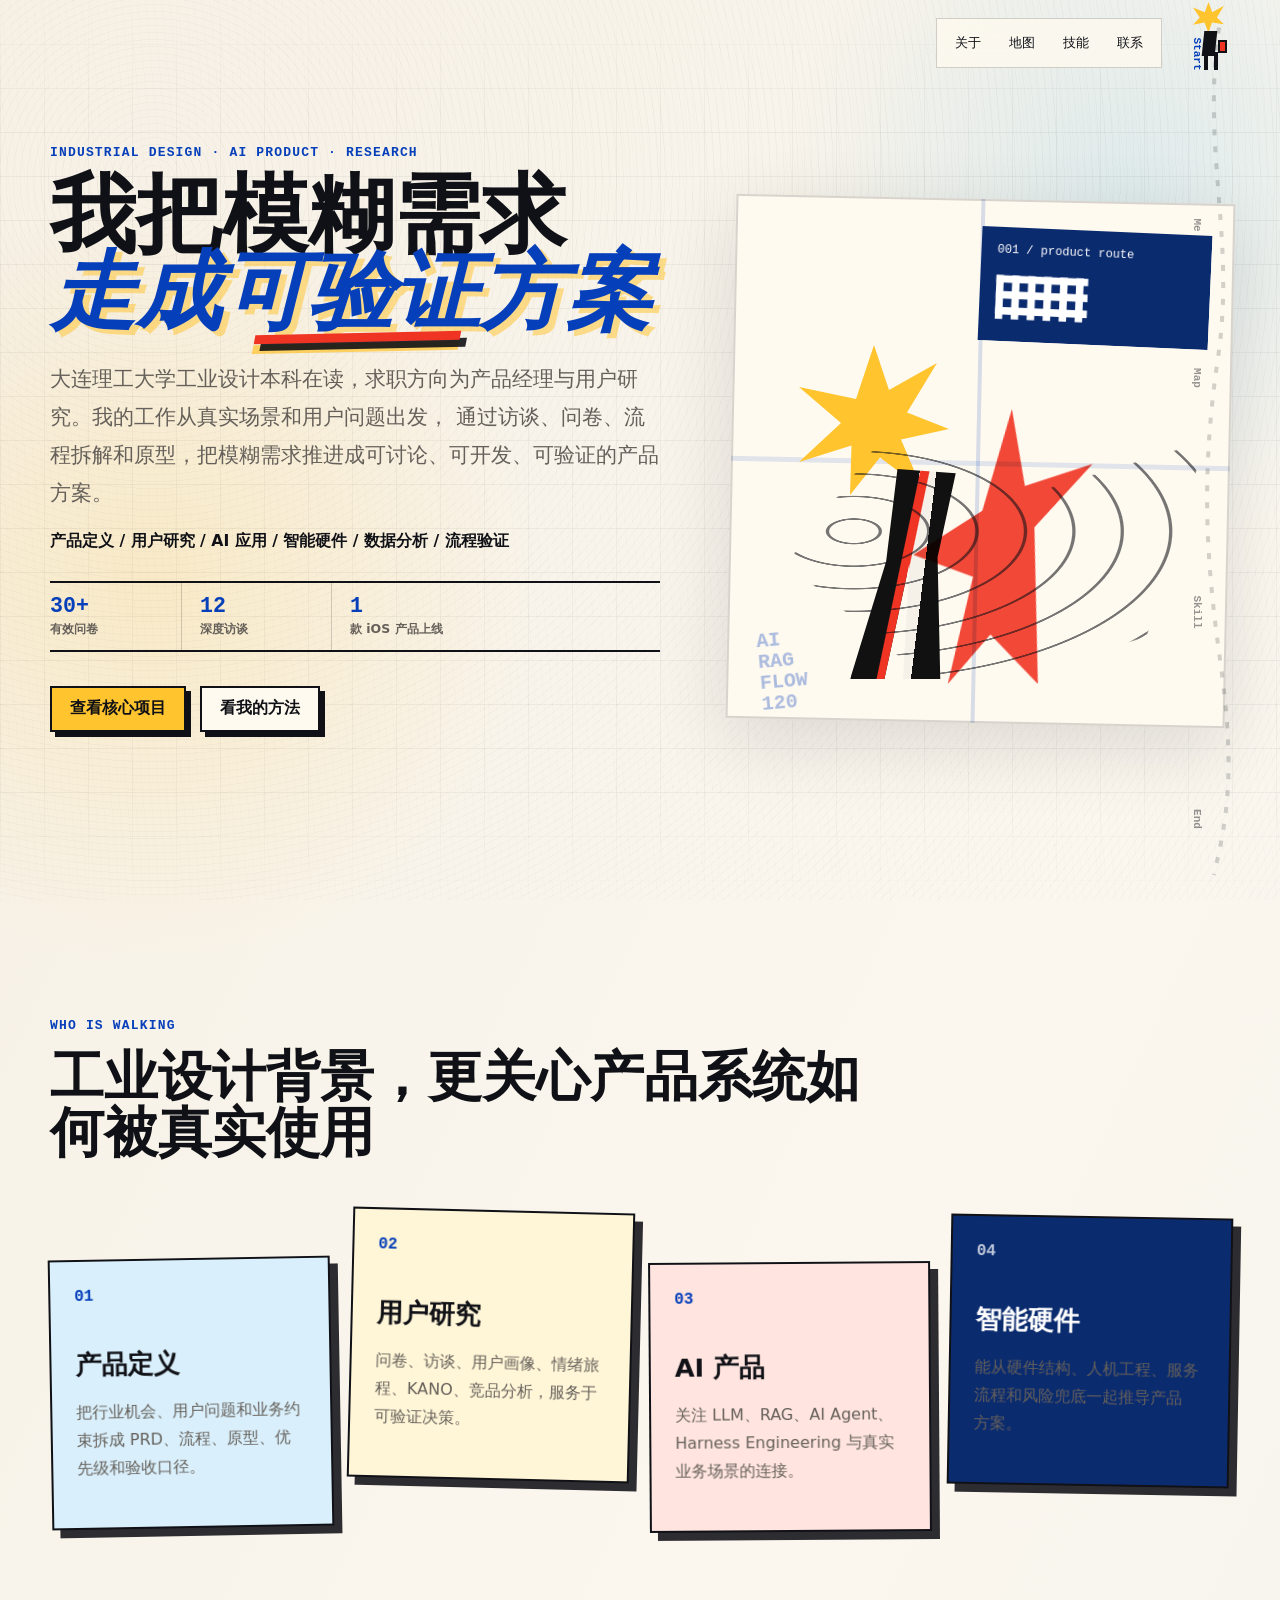
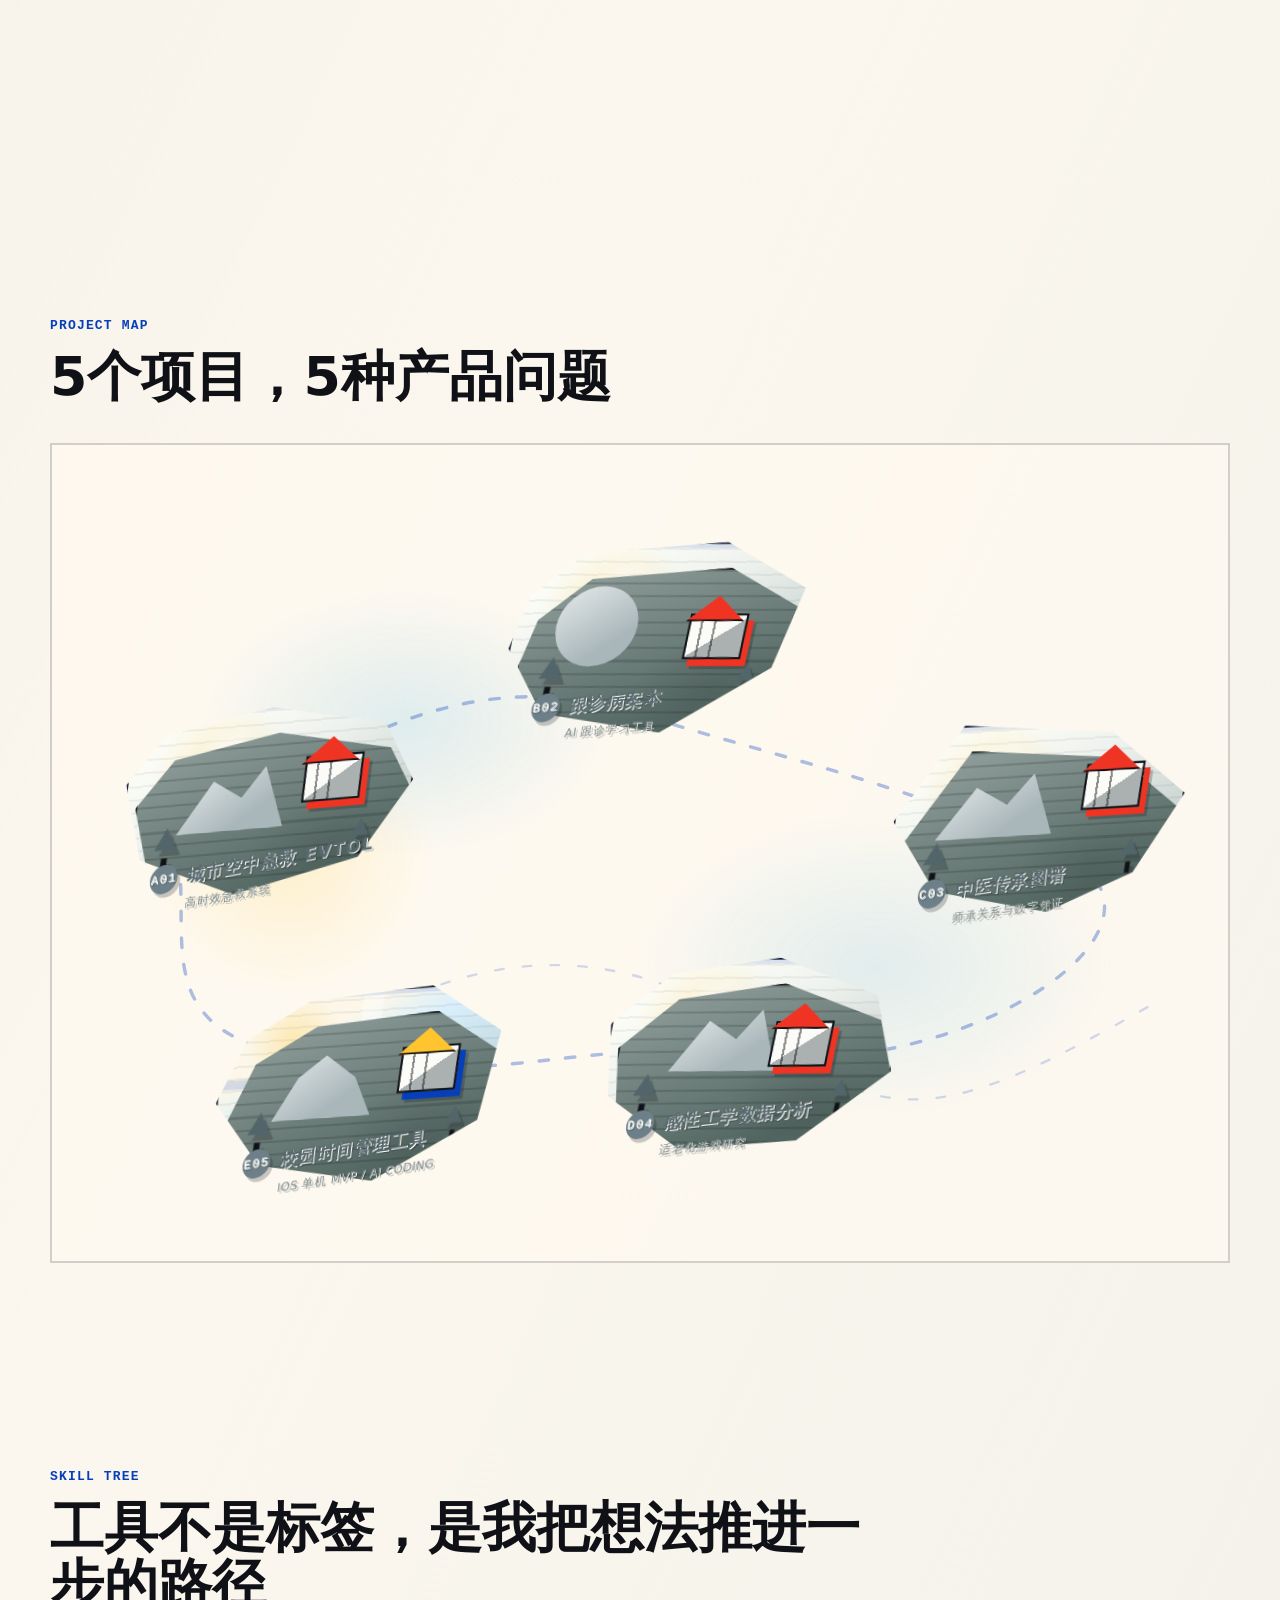
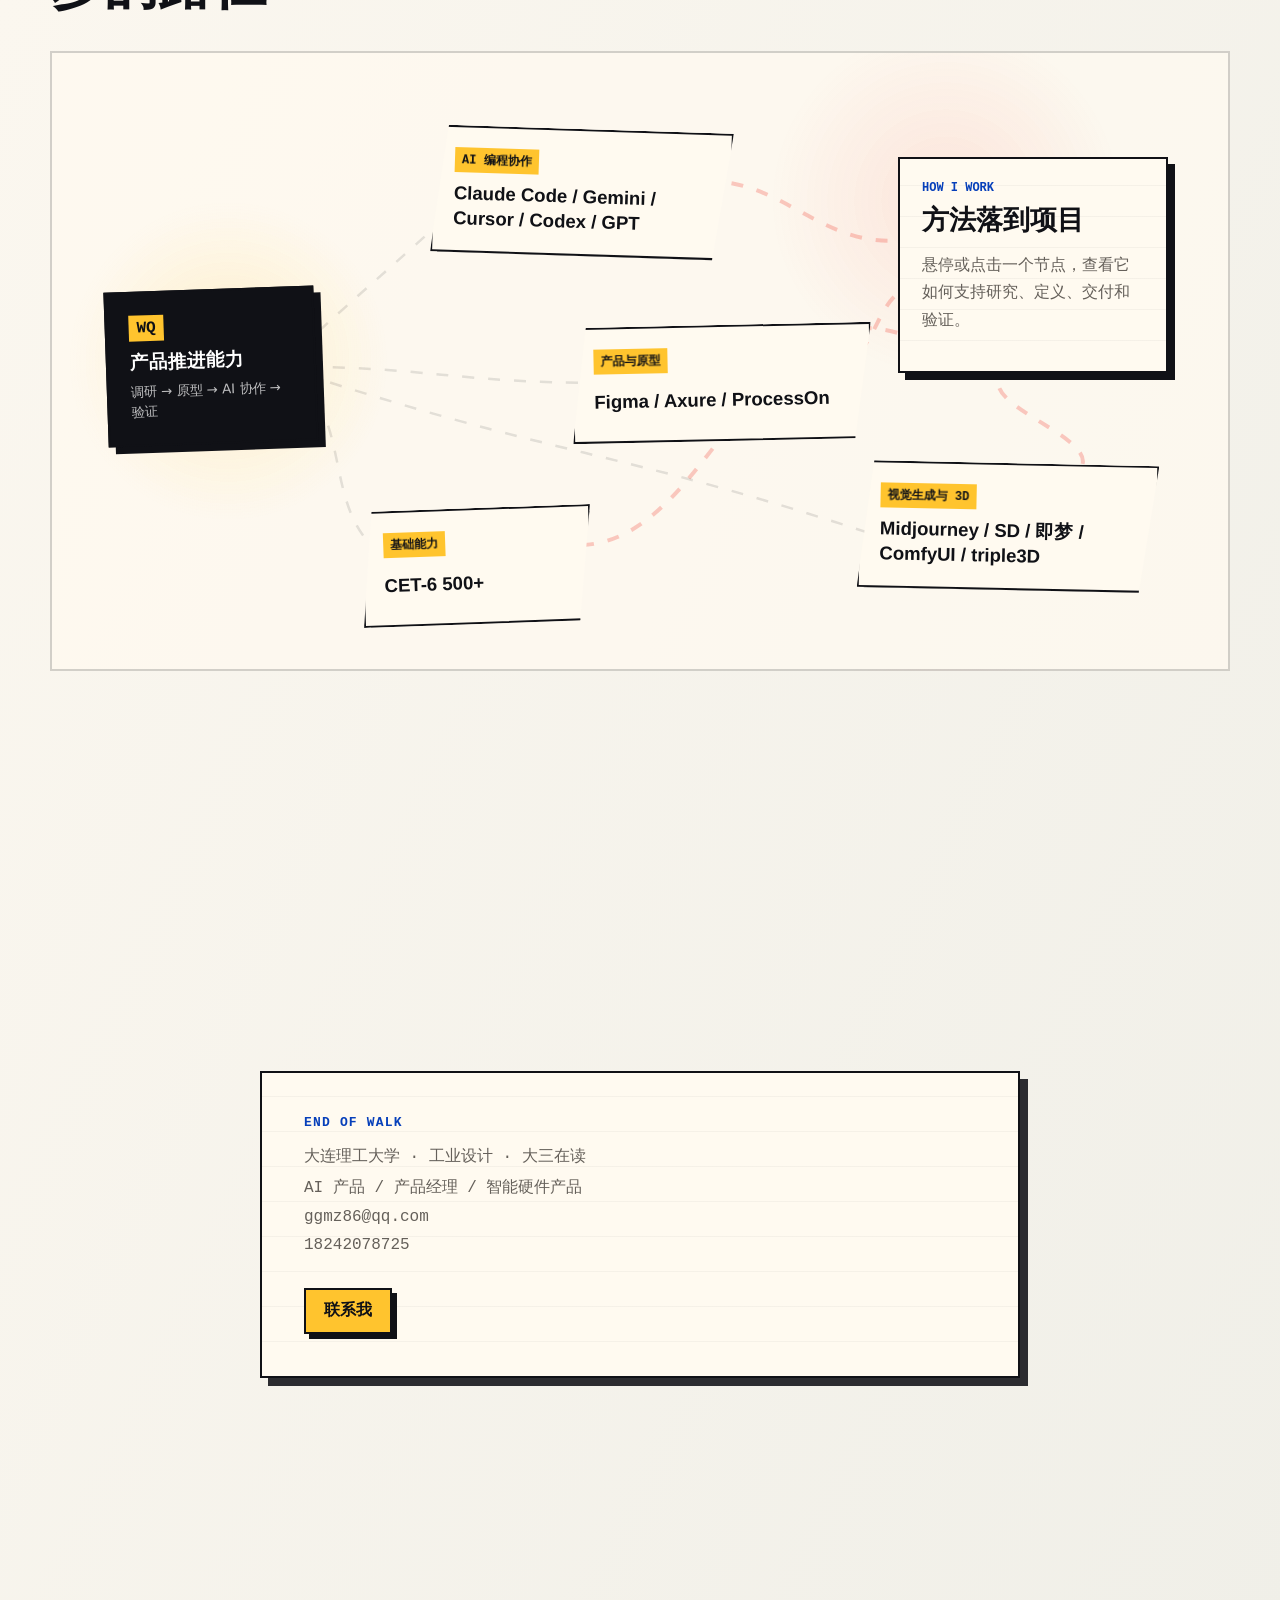
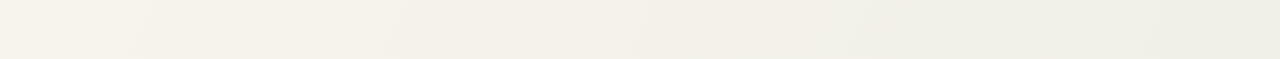
<file: index.html>
<!doctype html>
<html lang="zh-CN">
  <head>
    <meta charset="UTF-8" />
    <meta name="viewport" content="width=device-width, initial-scale=1.0" />
    <meta
      name="description"
      content="王钰琪的产品作品集：工业设计、AI 产品、智能硬件、用户研究与数据分析。"
    />
    <title>王钰琪 | Walking Product Portfolio</title>
    <link rel="icon" href="data:," />
    <link rel="stylesheet" href="./styles.css?v=20260906-3" />
  </head>
  <body>
    <div class="paper-noise" aria-hidden="true"></div>
    <div class="cursor-orbit" aria-hidden="true"></div>
    <aside class="walk-progress" aria-label="页面进度">
      <svg class="walk-path" viewBox="0 0 100 720" preserveAspectRatio="none" aria-hidden="true">
        <path
          id="walkPath"
          d="M52 22 C 18 120, 84 190, 50 286 S 28 450, 54 528 S 74 646, 42 700"
        />
        <path
          class="walk-path-drawn"
          d="M52 22 C 18 120, 84 190, 50 286 S 28 450, 54 528 S 74 646, 42 700"
        />
      </svg>
      <div class="walker" aria-hidden="true">
        <div class="walker-head"></div>
        <div class="walker-body"></div>
        <div class="walker-leg walker-leg-left"></div>
        <div class="walker-leg walker-leg-right"></div>
        <div class="walker-bag"></div>
      </div>
      <button class="progress-node" data-target="hero" style="--node-y: 6%">Start</button>
      <button class="progress-node" data-target="about" style="--node-y: 25%">Me</button>
      <button class="progress-node" data-target="map" style="--node-y: 42%">Map</button>
      <button class="progress-node" data-target="skills" style="--node-y: 68%">Skill</button>
      <button class="progress-node" data-target="contact" style="--node-y: 91%">End</button>
    </aside>

    <header class="site-header">
      <nav class="top-nav" aria-label="主导航">
        <a href="#about">关于</a>
        <a href="#map">地图</a>
        <a href="#skills">技能</a>
        <a href="#contact">联系</a>
      </nav>
    </header>

    <main>
      <section class="hero section-panel" id="hero">
        <div class="hero-copy">
          <p class="eyebrow">Industrial Design · AI Product · Research</p>
          <h1>
            我把模糊需求
            <span>走成可验证方案</span>
          </h1>
          <p class="lead">
            大连理工大学工业设计本科在读，求职方向为产品经理与用户研究。我的工作从真实场景和用户问题出发，
            通过访谈、问卷、流程拆解和原型，把模糊需求推进成可讨论、可开发、可验证的产品方案。
          </p>
          <p class="profile-note">
            产品定义 / 用户研究 / AI 应用 / 智能硬件 / 数据分析 / 流程验证
          </p>
          <div class="proof-strip" aria-label="项目证据">
            <div><b>30+</b><span>有效问卷</span></div>
            <div><b>12</b><span>深度访谈</span></div>
            <div><b>1</b><span>款 iOS 产品上线</span></div>
          </div>
          <div class="hero-actions">
            <a class="primary-link" href="#map">查看核心项目</a>
            <a class="ghost-link" href="#skills">看我的方法</a>
          </div>
        </div>
        <div class="hero-collage motion-reactive" data-reactive-strength="22">
          <div class="sun-person collage-piece" data-piece="sun">
            <div class="sun-head"></div>
            <div class="cut-body"></div>
          </div>
          <div class="shadow-person collage-piece" data-piece="shadow"></div>
          <div class="blueprint-card collage-piece" data-piece="blueprint">
            <span>001 / product route</span>
            <div class="micro-grid"></div>
          </div>
          <div class="scribble-field collage-piece" data-piece="ripple"></div>
          <div class="ascii-ghost collage-piece" data-piece="ascii">AI<br />RAG<br />FLOW<br />120</div>
        </div>
      </section>

      <section class="about section-panel reveal" id="about">
        <div class="section-heading">
          <p class="eyebrow">Who is walking</p>
          <h2>工业设计背景，更关心产品系统如何被真实使用</h2>
        </div>
        <div class="profile-grid">
          <article class="profile-slice slice-blue motion-reactive" data-reactive-strength="10">
            <span class="slice-number">01</span>
            <h3>产品定义</h3>
            <p>把行业机会、用户问题和业务约束拆成 PRD、流程、原型、优先级和验收口径。</p>
          </article>
          <article class="profile-slice slice-cream motion-reactive" data-reactive-strength="10">
            <span class="slice-number">02</span>
            <h3>用户研究</h3>
            <p>问卷、访谈、用户画像、情绪旅程、KANO、竞品分析，服务于可验证决策。</p>
          </article>
          <article class="profile-slice slice-red motion-reactive" data-reactive-strength="10">
            <span class="slice-number">03</span>
            <h3>AI 产品</h3>
            <p>关注 LLM、RAG、AI Agent、Harness Engineering 与真实业务场景的连接。</p>
          </article>
          <article class="profile-slice slice-dark motion-reactive" data-reactive-strength="10">
            <span class="slice-number">04</span>
            <h3>智能硬件</h3>
            <p>能从硬件结构、人机工程、服务流程和风险兜底一起推导产品方案。</p>
          </article>
        </div>
      </section>

      <section class="map section-panel reveal" id="map">
        <div class="section-heading">
          <p class="eyebrow">Project map</p>
          <h2>5个项目，5种产品问题</h2>
        </div>
        <div class="map-board">
          <div class="map-tourist" aria-hidden="true">
            <div class="tourist-head"></div>
            <div class="tourist-body"></div>
            <div class="tourist-leg tourist-leg-left"></div>
            <div class="tourist-leg tourist-leg-right"></div>
            <div class="tourist-pack"></div>
          </div>
          <svg class="map-lines" viewBox="0 0 1100 620" aria-hidden="true">
            <path class="map-route-main" d="M116 300 C260 212 385 130 542 178 S762 236 928 302 S860 518 670 500 S460 524 268 506 S135 394 116 300" />
            <path class="map-route-echo" d="M250 494 C390 392 534 390 660 480 S842 558 1025 454" />
          </svg>
          <a class="project-island island-evt motion-reactive" href="./project.html?id=evtol" data-project="evtol" data-summary="从急救时效出发，拆解调度、起降、投送与转运的系统方案。" data-reactive-strength="16" aria-label="城市空中急救 eVTOL">
            <span class="island-land">
              <span class="island-water"></span>
              <span class="island-hill"></span>
              <span class="island-house"></span>
              <span class="island-tree tree-a"></span>
              <span class="island-tree tree-b"></span>
            </span>
            <span class="island-label">
              <span class="island-code">A01</span>
              <strong>城市空中急救 eVTOL</strong>
              <small>高时效急救系统</small>
            </span>
          </a>
          <a class="project-island island-case motion-reactive" href="./project.html?id=casebook" data-project="casebook" data-summary="从跟诊前中后三个阶段，收敛 AI 记录、整理和复盘的 MVP 边界。" data-reactive-strength="16">
            <span class="island-land">
              <span class="island-water"></span>
              <span class="island-hill"></span>
              <span class="island-house"></span>
              <span class="island-tree tree-a"></span>
              <span class="island-tree tree-b"></span>
            </span>
            <span class="island-label">
              <span class="island-code">B02</span>
              <strong>跟诊病案本</strong>
              <small>AI 跟诊学习工具</small>
            </span>
          </a>
          <a class="project-island island-lineage motion-reactive" href="./project.html?id=lineage" data-project="lineage" data-summary="围绕中医师承关系，探索知识沉淀、可信记录与数字凭证。" data-reactive-strength="16">
            <span class="island-land">
              <span class="island-water"></span>
              <span class="island-hill"></span>
              <span class="island-house"></span>
              <span class="island-tree tree-a"></span>
              <span class="island-tree tree-b"></span>
            </span>
            <span class="island-label">
              <span class="island-code">C03</span>
              <strong>中医传承图谱</strong>
              <small>师承关系与数字凭证</small>
            </span>
          </a>
          <a class="project-island island-kansei motion-reactive" href="./project.html?id=kansei" data-project="kansei" data-summary="用感性工学和数据分析支持适老化游戏体验判断。" data-reactive-strength="16">
            <span class="island-land">
              <span class="island-water"></span>
              <span class="island-hill"></span>
              <span class="island-house"></span>
              <span class="island-tree tree-a"></span>
              <span class="island-tree tree-b"></span>
            </span>
            <span class="island-label">
              <span class="island-code">D04</span>
              <strong>感性工学数据分析</strong>
              <small>适老化游戏研究</small>
            </span>
          </a>
          <a class="project-island island-timetable motion-reactive" href="./timetable-ios/index.html" data-project="timetable" data-summary="在单机和现有能力约束下，完成可上线的校园时间管理 MVP。" data-reactive-strength="16">
            <span class="island-land">
              <span class="island-water"></span>
              <span class="island-hill"></span>
              <span class="island-house"></span>
              <span class="island-tree tree-a"></span>
              <span class="island-tree tree-b"></span>
            </span>
            <span class="island-label">
              <span class="island-code">E05</span>
              <strong>校园时间管理工具</strong>
              <small>iOS 单机 MVP / AI Coding</small>
            </span>
          </a>
        </div>
      </section>

      <section class="skills section-panel reveal" id="skills">
        <div class="section-heading">
          <p class="eyebrow">Skill tree</p>
          <h2>工具不是标签，是我把想法推进一步的路径</h2>
        </div>
        <div class="skill-tree" aria-label="技能树">
          <svg class="skill-wires" viewBox="0 0 1120 600" aria-hidden="true">
            <path class="wire wire-ai" d="M180 270 C285 105 430 92 548 142 S745 142 910 116" />
            <path class="wire wire-ai-result result-wire" d="M620 130 C750 78 820 88 890 160" />
            <path class="wire wire-product" d="M196 312 C330 300 446 302 560 320 S740 320 920 298" />
            <path class="wire wire-product-result result-wire" d="M760 318 C850 300 880 254 880 214" />
            <path class="wire wire-visual" d="M188 356 C318 470 485 492 628 468 S715 482 754 492" />
            <path class="wire wire-visual-result result-wire" d="M920 408 C985 350 958 278 850 270" />
            <path class="wire wire-base" d="M148 350 C240 438 330 486 474 520" />
            <path class="wire wire-base-result result-wire" d="M430 508 C620 588 796 428 878 278" />
          </svg>
          <article class="skill-root motion-reactive" data-reactive-strength="8">
            <span>WQ</span>
            <b>产品推进能力</b>
            <small>调研 → 原型 → AI 协作 → 验证</small>
          </article>
          <button class="skill-node node-ai motion-reactive" data-skill="ai" data-reactive-strength="8">
            <span>AI 编程协作</span>
            <b>Claude Code / Gemini / Cursor / Codex / GPT</b>
          </button>
          <button class="skill-node node-product motion-reactive" data-skill="product" data-reactive-strength="8">
            <span>产品与原型</span>
            <b>Figma / Axure / ProcessOn</b>
          </button>
          <button class="skill-node node-visual motion-reactive" data-skill="visual" data-reactive-strength="8">
            <span>视觉生成与 3D</span>
            <b>Midjourney / SD / 即梦 / ComfyUI / triple3D</b>
          </button>
          <button class="skill-node node-base motion-reactive" data-skill="base" data-reactive-strength="8">
            <span>基础能力</span>
            <b>CET-6 500+</b>
          </button>
          <aside class="skill-panel motion-reactive" data-reactive-strength="8" aria-live="polite">
            <p class="skill-panel-kicker">How I work</p>
            <h3 id="skillTitle">方法落到项目</h3>
            <p id="skillDesc">悬停或点击一个节点，查看它如何支持研究、定义、交付和验证。</p>
          </aside>
        </div>
      </section>

      <section class="contact section-panel reveal" id="contact">
        <div class="receipt">
          <p class="eyebrow">End of walk</p>
          <div class="receipt-lines">
            <span>大连理工大学 · 工业设计 · 大三在读</span>
            <span>AI 产品 / 产品经理 / 智能硬件产品</span>
            <span>ggmz86@qq.com</span>
            <span>18242078725</span>
          </div>
          <a class="primary-link contact-trigger" href="mailto:ggmz86@qq.com">联系我</a>
        </div>
      </section>
    </main>

    <div class="mail-popover" id="mailPopover" hidden>
      <div class="mail-card" role="dialog" aria-modal="true" aria-labelledby="mailTitle">
        <button class="mail-close" type="button" aria-label="关闭提示">×</button>
        <p class="eyebrow">Signal received</p>
        <h2 id="mailTitle">发送邮件到我的邮箱！</h2>
        <p>我已经把收件箱擦亮了：<b>ggmz86@qq.com</b></p>
      </div>
    </div>

    <script src="./content.js"></script>
    <script src="./app.js?v=20260906-3"></script>
  </body>
</html>
</file>
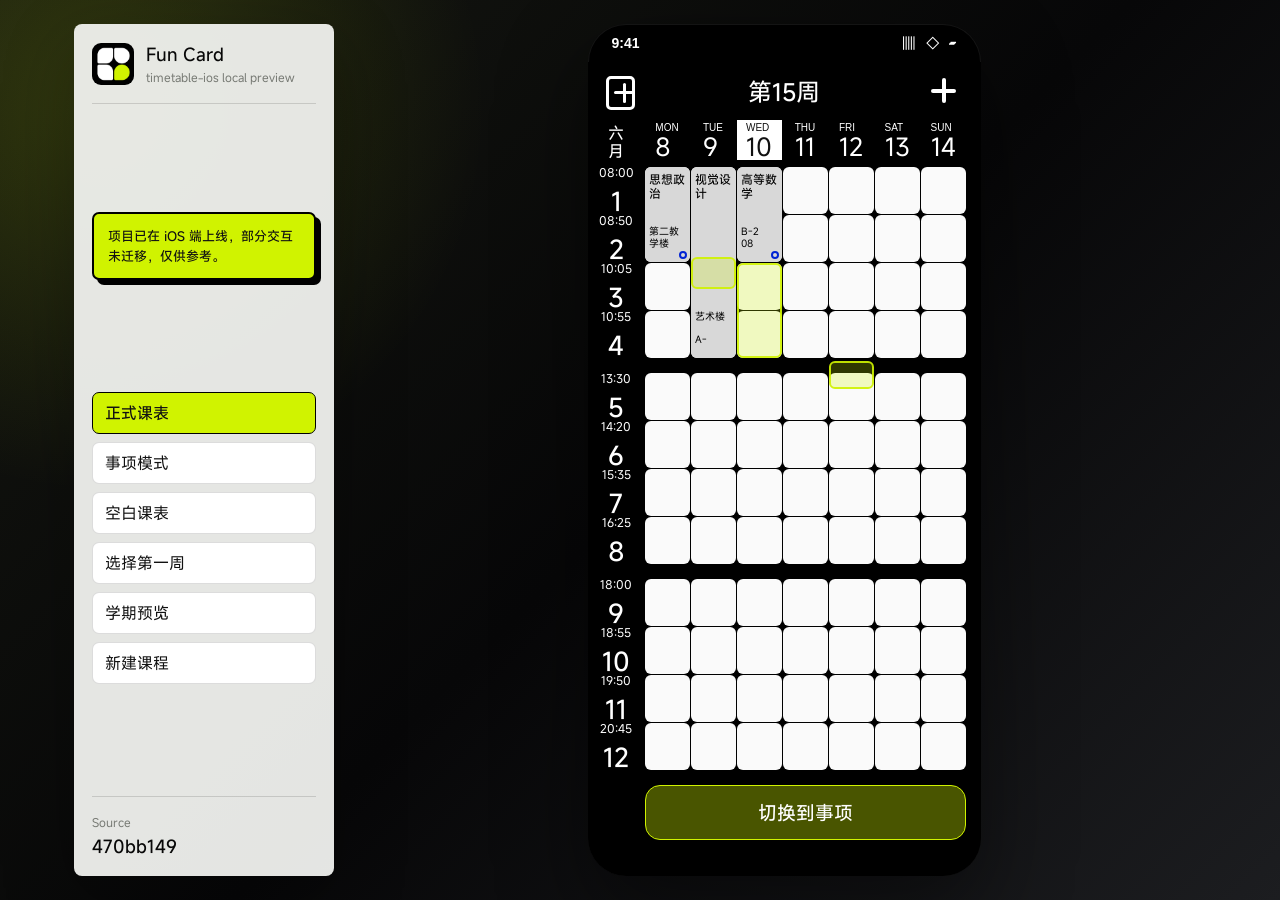
<file: timetable-ios/index.html>
<!doctype html>
<html lang="zh-CN">
  <head>
    <meta charset="utf-8">
    <meta name="viewport" content="width=device-width, initial-scale=1">
    <title>Fun Card App Preview</title>
    <meta name="description" content="Local web preview of AleFoxhorn/timetable-ios app screens.">
    <link rel="icon" href="./assets/app-icon.png">
    <link rel="stylesheet" href="./styles.css">
  </head>
  <body>
    <main class="preview-shell">
      <aside class="control-panel" aria-label="页面切换">
        <div class="brand">
          <img src="./assets/app-icon.png" alt="">
          <div>
            <p>Fun Card</p>
            <span>timetable-ios local preview</span>
          </div>
        </div>
        <p class="launch-note">项目已在 iOS 端上线，部分交互未迁移，仅供参考。</p>
        <nav class="screen-tabs" id="screenTabs" aria-label="App 页面">
          <button type="button" data-screen="schedule" class="active">正式课表</button>
          <button type="button" data-screen="events">事项模式</button>
          <button type="button" data-screen="blank">空白课表</button>
          <button type="button" data-screen="select">选择第一周</button>
          <button type="button" data-screen="preview">学期预览</button>
          <button type="button" data-screen="course-form">新建课程</button>
        </nav>
        <div class="source-note">
          <span>Source</span>
          <strong>470bb149</strong>
        </div>
      </aside>

      <section class="phone-wrap" aria-label="iPhone 预览">
        <div class="phone">
          <div class="status-bar" aria-hidden="true">
            <span>9:41</span>
            <span class="status-icons">▥ ◇ ▰</span>
          </div>
          <div id="app" class="app-screen"></div>
        </div>
      </section>
    </main>

    <script src="./app.js"></script>
  </body>
</html>
</file>
<file: styles.css>
:root {
  --paper: #f4f0e8;
  --paper-2: #fffaf0;
  --ink: #101116;
  --muted: #65605a;
  --blue: #063fba;
  --blue-2: #0b2b6f;
  --sky: #8ecae6;
  --red: #f03424;
  --yellow: #ffc42e;
  --line: rgba(16, 17, 22, 0.18);
  --shadow: 0 22px 70px rgba(16, 17, 22, 0.12);
  --mono: "Courier New", "SFMono-Regular", Consolas, monospace;
  --sans: "Inter", "PingFang SC", "Microsoft YaHei", system-ui, sans-serif;
  --walk-cursor: url("data:image/svg+xml,%3Csvg xmlns='http://www.w3.org/2000/svg' width='42' height='42' viewBox='0 0 42 42'%3E%3Cpath fill='%23ffc42e' stroke='%23101116' stroke-width='2' d='M20 2l3.8 10.7L35 7l-6.1 10.8L40 21l-11.2 3.2L35 35l-11.2-5.7L20 40l-3.8-10.7L5 35l6.1-10.8L0 21l11.2-3.2L5 7l11.2 5.7z'/%3E%3Cpath fill='%23101116' d='M18 21h8v16h-8z'/%3E%3Cpath fill='%23f03424' stroke='%23101116' stroke-width='1.5' d='M27 24h8v10h-8z'/%3E%3C/svg%3E") 20 20, pointer;
  --mx: 0;
  --my: 0;
}

* {
  box-sizing: border-box;
}

html {
  scroll-behavior: smooth;
  scroll-padding-top: 96px;
}

body {
  margin: 0;
  min-width: 320px;
  background:
    radial-gradient(circle at 12% 12%, rgba(255, 196, 46, 0.18), transparent 24rem),
    radial-gradient(circle at 88% 4%, rgba(142, 202, 230, 0.26), transparent 22rem),
    linear-gradient(115deg, #f6f0e5, #fbf7ef 42%, #f0efe8);
  color: var(--ink);
  font-family: var(--sans);
  overflow-x: hidden;
}

body::before {
  content: "";
  position: fixed;
  inset: 0;
  pointer-events: none;
  background-image:
    linear-gradient(rgba(16, 17, 22, 0.045) 1px, transparent 1px),
    linear-gradient(90deg, rgba(16, 17, 22, 0.035) 1px, transparent 1px);
  background-size: 44px 44px;
  mask-image: linear-gradient(to bottom, transparent, black 12%, black 88%, transparent);
  z-index: 0;
}

.paper-noise {
  position: fixed;
  inset: 0;
  z-index: 1;
  pointer-events: none;
  opacity: 0.38;
  mix-blend-mode: multiply;
  background-image:
    repeating-radial-gradient(circle at 12% 20%, rgba(16, 17, 22, 0.06) 0 1px, transparent 1px 7px),
    repeating-linear-gradient(85deg, transparent 0 7px, rgba(16, 17, 22, 0.028) 7px 8px);
}

.cursor-orbit {
  position: fixed;
  width: 190px;
  height: 190px;
  border: 1px dashed rgba(6, 63, 186, 0.22);
  border-radius: 50%;
  translate: -50% -50%;
  pointer-events: none;
  z-index: 3;
  opacity: 0;
  transition: opacity 180ms ease;
}

main,
.site-header,
.walk-progress {
  position: relative;
  z-index: 2;
}

.site-header {
  position: fixed;
  top: 18px;
  left: 24px;
  right: 118px;
  display: flex;
  align-items: center;
  justify-content: flex-end;
  gap: 24px;
  z-index: 20;
  pointer-events: none;
}

.top-nav {
  pointer-events: auto;
}

.top-nav {
  display: flex;
  align-items: center;
  gap: 4px;
  padding: 6px;
  border: 1px solid rgba(16, 17, 22, 0.18);
  background: rgba(255, 250, 240, 0.76);
  backdrop-filter: blur(14px);
}

.top-nav a {
  color: var(--ink);
  text-decoration: none;
  font-size: 13px;
  padding: 9px 12px;
}

.top-nav a:hover {
  color: var(--blue);
  background: rgba(6, 63, 186, 0.08);
}

.reset-layout {
  position: absolute;
  left: 12px;
  top: 14px;
  z-index: 10000;
  min-height: 36px;
  padding: 0 12px;
  border: 2px solid var(--ink);
  background: var(--yellow);
  color: var(--ink);
  box-shadow: 4px 4px 0 var(--ink);
  font-family: var(--mono);
  font-size: 13px;
  font-weight: 900;
  cursor: pointer;
  pointer-events: auto;
  transform: rotate(-1.5deg);
  transition:
    transform 160ms cubic-bezier(0.1, 1.2, 0.1, 1),
    box-shadow 160ms ease,
    background 160ms ease;
}

.reset-layout:hover,
.reset-layout:focus-visible {
  background: var(--paper-2);
  box-shadow: 2px 2px 0 var(--ink);
  transform: translate(2px, 2px) rotate(0deg);
  outline: 0;
}

.section-panel {
  width: min(1180px, calc(100vw - 48px));
  min-height: 100vh;
  margin: 0 auto;
  padding: 118px 0 88px;
  scroll-margin-top: 96px;
}

.hero-copy {
  position: relative;
  min-height: 640px;
  isolation: isolate;
}

.hero {
  display: grid;
  grid-template-columns: minmax(0, 1fr) minmax(360px, 0.78fr);
  align-items: center;
  gap: 42px;
}

.eyebrow {
  margin: 0 0 16px;
  color: var(--blue);
  font-family: var(--mono);
  font-size: 13px;
  font-weight: 700;
  letter-spacing: 0.09em;
  text-transform: uppercase;
}

h1,
h2,
h3,
p {
  text-wrap: pretty;
}

h1 {
  margin: 0;
  max-width: 760px;
  font-size: clamp(3.25rem, 6.7vw, 6.3rem);
  line-height: 0.9;
  letter-spacing: 0;
}

h1 span {
  position: relative;
  display: block;
  color: var(--blue);
  font-style: italic;
  text-shadow: 6px 5px 0 rgba(255, 196, 46, 0.52);
}

h1 span::after {
  content: "";
  position: absolute;
  left: clamp(8.6rem, 16vw, 14.8rem);
  top: 0.93em;
  width: clamp(150px, 16vw, 230px);
  height: 9px;
  background: var(--red);
  box-shadow:
    7px 7px 0 rgba(16, 17, 22, 0.9),
    0 10px 0 rgba(255, 196, 46, 0.72);
  transform: skewX(-12deg) rotate(-1.2deg);
  pointer-events: none;
}

.lead {
  max-width: 650px;
  margin: 30px 0 0;
  color: var(--muted);
  font-size: clamp(1.05rem, 2vw, 1.32rem);
  line-height: 1.8;
}

.hero-copy .lead,
.hero-copy .profile-note,
.hero-copy .hero-actions {
  margin-left: 0;
  max-width: 610px;
}

.profile-note {
  max-width: 640px;
  margin: 16px 0 0;
  color: var(--ink);
  font-size: 0.98rem;
  line-height: 1.7;
  font-weight: 700;
}

.proof-strip {
  display: flex;
  flex-wrap: wrap;
  gap: 0;
  max-width: 610px;
  margin-top: 26px;
  border-top: 2px solid var(--ink);
  border-bottom: 2px solid var(--ink);
}

.proof-strip div {
  display: grid;
  gap: 3px;
  min-width: 132px;
  padding: 13px 18px 12px 0;
  margin-right: 18px;
  border-right: 1px solid var(--line);
}

.proof-strip div:last-child {
  border-right: 0;
  margin-right: 0;
}

.proof-strip b {
  color: var(--blue);
  font-family: var(--mono);
  font-size: 1.35rem;
  line-height: 1;
}

.proof-strip span {
  color: var(--muted);
  font-size: 0.78rem;
  font-weight: 700;
}

.hero-actions {
  display: flex;
  flex-wrap: wrap;
  gap: 14px;
  margin-top: 34px;
}

.primary-link,
.ghost-link {
  display: inline-flex;
  align-items: center;
  min-height: 46px;
  padding: 0 18px;
  border: 2px solid var(--ink);
  color: var(--ink);
  text-decoration: none;
  font-weight: 800;
  box-shadow: 5px 5px 0 var(--ink);
  transition: transform 180ms ease, box-shadow 180ms ease, background 180ms ease;
}

.primary-link {
  background: var(--yellow);
}

.ghost-link {
  background: var(--paper-2);
}

.primary-link:hover,
.ghost-link:hover {
  transform: translate(3px, 3px);
  box-shadow: 2px 2px 0 var(--ink);
}

.hero-collage {
  position: relative;
  min-height: 620px;
  transform-style: preserve-3d;
  transform:
    perspective(900px)
    translate(calc(var(--mx) * 18px), calc(var(--my) * 18px))
    rotateX(calc(var(--my) * -5deg))
    rotateY(calc(var(--mx) * 7deg))
    rotate(calc(var(--mx) * 2.4deg));
  transition: transform 680ms cubic-bezier(0.18, 0.9, 0.18, 1);
}

.hero-collage::before {
  content: "";
  position: absolute;
  inset: 44px 0 52px;
  border: 2px solid rgba(16, 17, 22, 0.16);
  transform: rotate(1.2deg);
  background:
    linear-gradient(90deg, transparent 0 49%, rgba(6, 63, 186, 0.16) 49% 50%, transparent 50%),
    linear-gradient(0deg, transparent 0 49%, rgba(6, 63, 186, 0.12) 49% 50%, transparent 50%),
    var(--paper-2);
  box-shadow: var(--shadow);
  transition: transform 720ms cubic-bezier(0.18, 0.9, 0.18, 1);
  pointer-events: none;
  z-index: 0;
}

.collage-piece {
  --piece-x: 0px;
  --piece-y: 0px;
  --piece-mx: var(--mx);
  --piece-my: var(--my);
  cursor: default;
  touch-action: auto;
  user-select: none;
  will-change: transform, translate;
  z-index: 6;
}

.collage-piece.is-positioned,
.collage-piece.is-dragging {
  --piece-mx: 0;
  --piece-my: 0;
}

.collage-piece.is-floating {
  position: absolute;
  left: var(--float-left, 0px);
  top: var(--float-top, 0px);
  right: auto;
  bottom: auto;
  z-index: 9998;
}

.collage-piece.is-dragging {
  z-index: 9999;
  cursor: grabbing;
  transition: none;
}

.blueprint-card {
  position: absolute;
  top: 76px;
  right: 20px;
  width: 230px;
  height: 114px;
  padding: 16px;
  background: var(--blue-2);
  color: white;
  font-family: var(--mono);
  font-size: 12px;
  transform:
    translateZ(44px)
    rotate(calc(2.5deg + var(--piece-mx) * -5deg))
    skewY(calc(var(--piece-my) * 2deg));
  translate:
    calc(var(--piece-x, 0px) + var(--piece-mx) * -34px)
    calc(var(--piece-y, 0px) + var(--piece-my) * 20px);
  transition:
    transform 620ms cubic-bezier(0.18, 0.9, 0.18, 1),
    translate 620ms cubic-bezier(0.18, 0.9, 0.18, 1);
}

.micro-grid {
  width: 92px;
  height: 44px;
  margin-top: 18px;
  background:
    linear-gradient(90deg, white 8px, transparent 8px) 0 0 / 16px 16px,
    linear-gradient(white 8px, transparent 8px) 0 0 / 16px 16px;
}

.sun-person {
  position: absolute;
  left: 40px;
  top: 190px;
  width: 310px;
  height: 360px;
  transform:
    translate(
      calc(var(--piece-x, 0px) + var(--piece-mx) * 18px),
      calc(var(--piece-y, 0px) + var(--piece-my) * -12px)
    )
    rotate(calc(var(--piece-mx) * 4deg));
  transition: transform 680ms cubic-bezier(0.18, 0.9, 0.18, 1);
}

.sun-head {
  position: absolute;
  left: 28px;
  top: 0;
  width: 150px;
  height: 150px;
  background: var(--yellow);
  clip-path: polygon(50% 0, 60% 30%, 92% 12%, 72% 45%, 100% 56%, 68% 63%, 82% 96%, 54% 75%, 34% 100%, 35% 67%, 0 78%, 28% 52%, 0 28%, 38% 36%);
  filter: url("#none");
  animation: pulseSun 2.8s steps(2) infinite;
  transform:
    translate(calc(var(--piece-mx) * -24px), calc(var(--piece-my) * -22px))
    rotate(calc(var(--piece-mx) * -12deg));
  transition: transform 720ms cubic-bezier(0.18, 0.9, 0.18, 1);
}

.hero-collage:hover .sun-head,
.motion-reactive.is-reacting .sun-head {
  animation-duration: 0.38s;
}

.cut-body {
  position: absolute;
  left: 92px;
  top: 124px;
  width: 98px;
  height: 210px;
  background:
    linear-gradient(95deg, transparent 0 38%, var(--red) 39% 46%, transparent 47%),
    linear-gradient(90deg, #111 0 45%, #f5f1e9 45% 62%, #111 62%);
  clip-path: polygon(22% 0, 82% 2%, 74% 42%, 92% 100%, 54% 100%, 46% 45%, 35% 100%, 0 100%, 22% 44%);
  transform:
    translate(calc(var(--piece-mx) * 12px), calc(var(--piece-my) * 24px))
    skewX(calc(-7deg + var(--piece-mx) * 8deg));
  transition: transform 700ms cubic-bezier(0.18, 0.9, 0.18, 1);
}

.shadow-person {
  position: absolute;
  left: 180px;
  top: 254px;
  width: 170px;
  height: 275px;
  background: var(--red);
  opacity: 0.9;
  clip-path: polygon(48% 0, 62% 28%, 100% 20%, 71% 43%, 86% 100%, 54% 82%, 33% 100%, 39% 61%, 2% 53%, 39% 37%);
  mix-blend-mode: multiply;
  transform:
    translate(
      calc(var(--piece-x, 0px) + var(--piece-mx) * 38px),
      calc(var(--piece-y, 0px) + var(--piece-my) * -24px)
    )
    skewX(calc(-8deg + var(--piece-mx) * -6deg))
    rotate(calc(var(--piece-mx) * 6deg));
  transition: transform 660ms cubic-bezier(0.18, 0.9, 0.18, 1);
}

.scribble-field {
  position: absolute;
  right: 44px;
  bottom: 92px;
  width: 380px;
  height: 240px;
  background:
    repeating-radial-gradient(ellipse at 16% 38%, transparent 0 22px, rgba(16, 17, 22, 0.8) 23px 25px, transparent 26px 44px);
  clip-path: polygon(0 50%, 24% 0, 62% 22%, 100% 4%, 86% 78%, 38% 100%);
  opacity: 0.72;
  transform:
    translate(
      calc(var(--piece-x, 0px) + var(--piece-mx) * 54px),
      calc(var(--piece-y, 0px) + var(--piece-my) * -34px)
    )
    rotate(calc(var(--piece-mx) * 18deg))
    scale(calc(1.1 + (var(--piece-my) * -0.04)));
  transition: transform 760ms cubic-bezier(0.18, 0.9, 0.18, 1);
  animation: rippleFloat 2.4s ease-in-out infinite;
}

.ascii-ghost {
  position: absolute;
  left: 28px;
  bottom: 62px;
  color: var(--blue);
  font-family: var(--mono);
  font-size: 20px;
  font-weight: 900;
  line-height: 1.05;
  opacity: 0.34;
  transform:
    translate(
      calc(var(--piece-x, 0px) + var(--piece-mx) * -28px),
      calc(var(--piece-y, 0px) + var(--piece-my) * -30px)
    )
    rotate(calc(-5deg + var(--piece-mx) * -7deg));
  transition: transform 700ms cubic-bezier(0.18, 0.9, 0.18, 1);
}

.blueprint-card.is-over-text {
  background: rgba(255, 250, 240, 0.18);
  color: var(--blue-2);
  box-shadow:
    inset 0 0 0 3px var(--blue-2),
    7px 7px 0 rgba(11, 43, 111, 0.28);
}

.blueprint-card.is-over-text .micro-grid {
  background:
    linear-gradient(90deg, var(--blue-2) 8px, transparent 8px) 0 0 / 16px 16px,
    linear-gradient(var(--blue-2) 8px, transparent 8px) 0 0 / 16px 16px;
  opacity: 0.72;
}

.sun-person.is-over-text .sun-head,
.shadow-person.is-over-text,
.cut-body.is-over-text {
  background:
    repeating-linear-gradient(135deg, currentColor 0 4px, transparent 4px 13px),
    rgba(255, 250, 240, 0.08);
  color: var(--yellow);
  opacity: 0.62;
  filter:
    drop-shadow(2px 0 0 var(--ink))
    drop-shadow(-2px 0 0 var(--ink))
    drop-shadow(0 2px 0 var(--ink))
    drop-shadow(0 -2px 0 var(--ink));
  mix-blend-mode: normal;
}

.shadow-person.is-over-text {
  color: var(--red);
}

.sun-person.is-over-text .cut-body {
  background:
    repeating-linear-gradient(100deg, var(--ink) 0 5px, transparent 5px 15px),
    rgba(255, 250, 240, 0.1);
}

.scribble-field.is-over-text {
  opacity: 0.36;
  background:
    repeating-radial-gradient(ellipse at 16% 38%, transparent 0 26px, rgba(16, 17, 22, 0.9) 27px 29px, transparent 30px 52px);
}

.section-heading {
  max-width: 860px;
  margin-bottom: 38px;
}

.section-heading .eyebrow,
.section-heading h2,
.profile-slice,
.project-island,
.skill-root,
.skill-node,
.skill-panel,
.receipt {
  opacity: 0;
  transform:
    translate(
      calc(var(--card-x, 0px) + var(--hover-x, 0px)),
      calc(var(--card-y, 0px) + var(--stack-y, 0px) + var(--hover-y, 72px))
    )
    rotate(var(--tilt, 0deg))
    scale(0.92);
  transition:
    opacity 520ms ease,
    transform 860ms cubic-bezier(0.16, 1.18, 0.22, 1);
}

.section-heading h2 {
  transition-delay: 80ms;
}

.reveal.is-visible .section-heading .eyebrow,
.reveal.is-visible .section-heading h2,
.reveal.is-visible .profile-slice,
.reveal.is-visible .project-island,
.reveal.is-visible .skill-root,
.reveal.is-visible .skill-node,
.reveal.is-visible .skill-panel,
.reveal.is-visible .receipt {
  opacity: 1;
  transform:
    translate(
      calc(var(--card-x, 0px) + var(--hover-x, 0px)),
      calc(var(--card-y, 0px) + var(--stack-y, 0px) + var(--hover-y, 0px))
    )
    rotate(var(--tilt, 0deg))
    scale(1);
}

.reveal.is-visible .profile-slice:nth-child(2),
.reveal.is-visible .project-island:nth-of-type(2),
.reveal.is-visible .skill-node:nth-of-type(2) {
  transition-delay: 110ms;
}

.reveal.is-visible .profile-slice:nth-child(3),
.reveal.is-visible .project-island:nth-of-type(3),
.reveal.is-visible .skill-node:nth-of-type(3) {
  transition-delay: 190ms;
}

.reveal.is-visible .profile-slice:nth-child(4),
.reveal.is-visible .project-island:nth-of-type(4),
.reveal.is-visible .skill-node:nth-of-type(4) {
  transition-delay: 270ms;
}

.reveal.is-visible .project-island:nth-of-type(5) {
  transition-delay: 350ms;
}

.section-heading h2 {
  margin: 0;
  font-size: clamp(2rem, 4.2vw, 4rem);
  line-height: 1.05;
  letter-spacing: 0;
}

.profile-grid {
  display: grid;
  grid-template-columns: repeat(4, minmax(0, 1fr));
  gap: 18px;
  padding-top: 28px;
}

.profile-slice,
.receipt {
  border: 2px solid var(--ink);
  background: var(--paper-2);
  box-shadow: 8px 8px 0 rgba(16, 17, 22, 0.88);
}

.profile-slice {
  min-height: 270px;
  padding: 24px;
  --stack-y: 0px;
  --tilt: -1deg;
  transition: transform 180ms ease, background 220ms ease, opacity 520ms ease;
  will-change: transform;
  backface-visibility: hidden;
  cursor: grab;
  user-select: none;
  touch-action: none;
  z-index: 1;
}

.profile-slice.is-dragging {
  cursor: grabbing;
  z-index: 12;
  transition: none;
}

.profile-slice:nth-child(1) { --stack-y: 30px; }
.profile-slice:nth-child(2) { --stack-y: -18px; --tilt: 1.4deg; }
.profile-slice:nth-child(3) { --stack-y: 34px; --tilt: -0.4deg; }
.profile-slice:nth-child(4) { --stack-y: -12px; --tilt: 1deg; }

.profile-slice:hover {
  --hover-x: var(--rx, 0px);
  --hover-y: calc(-8px + var(--ry, 0px));
  --tilt: 0deg;
}

.slice-blue { background: #d9effb; }
.slice-cream { background: #fff5d7; }
.slice-red { background: #ffe4df; }
.slice-dark { background: var(--blue-2); color: white; }
.slice-dark p,
.slice-dark .slice-number { color: rgba(255, 255, 255, 0.74); }

.slice-number {
  color: var(--blue);
  font-family: var(--mono);
  font-weight: 900;
}

.profile-slice h3 {
  margin: 42px 0 16px;
  font-size: 1.6rem;
}

.profile-slice p {
  margin: 0;
  color: var(--muted);
  line-height: 1.75;
}

.map-board {
  position: relative;
  min-height: 820px;
  border: 2px solid rgba(16, 17, 22, 0.18);
  background:
    radial-gradient(ellipse at 30% 34%, rgba(142, 202, 230, 0.28), transparent 13rem),
    radial-gradient(ellipse at 70% 64%, rgba(142, 202, 230, 0.26), transparent 15rem),
    radial-gradient(circle at 20% 50%, rgba(255, 196, 46, 0.18), transparent 9rem),
    rgba(255, 250, 240, 0.72);
  overflow: hidden;
}

.map-board.is-touring {
  cursor: none;
}

.map-lines {
  position: absolute;
  inset: 0;
  width: 100%;
  height: 100%;
  fill: none;
  stroke-linecap: round;
  stroke-linejoin: round;
  pointer-events: none;
}

.map-route-main {
  stroke: rgba(6, 63, 186, 0.32);
  stroke-width: 3.2;
  stroke-dasharray: 9 16;
}

.map-route-echo {
  stroke: rgba(6, 63, 186, 0.18);
  stroke-width: 2.2;
  stroke-dasharray: 8 18;
}

.map-tourist {
  position: absolute;
  left: var(--tour-x, 50%);
  top: var(--tour-y, 50%);
  width: 46px;
  height: 66px;
  z-index: 9;
  pointer-events: none;
  opacity: 0;
  transform: translate(-50%, -86%) scale(0.92);
  transition: opacity 120ms ease;
}

.map-board.is-touring .map-tourist {
  opacity: 1;
}

.tourist-head {
  position: absolute;
  left: 8px;
  top: 0;
  width: 32px;
  height: 32px;
  background: var(--yellow);
  clip-path: polygon(50% 0, 62% 33%, 100% 12%, 77% 50%, 100% 72%, 61% 66%, 50% 100%, 37% 66%, 0 73%, 22% 50%, 0 18%, 38% 33%);
}

.tourist-body {
  position: absolute;
  left: 18px;
  top: 30px;
  width: 13px;
  height: 24px;
  background: var(--ink);
  transform: skew(-7deg);
}

.tourist-leg {
  position: absolute;
  top: 52px;
  width: 4px;
  height: 16px;
  background: var(--ink);
  transform-origin: top;
}

.tourist-leg-left {
  left: 18px;
  animation: leftStep 0.58s steps(2) infinite;
}

.tourist-leg-right {
  left: 29px;
  animation: rightStep 0.58s steps(2) infinite;
}

.tourist-pack {
  position: absolute;
  left: 32px;
  top: 38px;
  width: 10px;
  height: 13px;
  border: 2px solid var(--ink);
  background: var(--red);
}

.project-island {
  position: absolute;
  width: 300px;
  height: 230px;
  padding: 0;
  border: 0;
  background: transparent;
  color: var(--ink);
  text-align: left;
  cursor: pointer;
  text-decoration: none;
  transition: transform 160ms cubic-bezier(0.1, 1.2, 0.1, 1);
  will-change: transform;
}

.project-island:hover {
  --hover-x: calc(4px + var(--rx, 0px));
  --hover-y: calc(-8px + var(--ry, 0px));
  --tilt: calc(var(--base-rotate, 0deg) + var(--spin, 0deg));
}

.project-island::after {
  content: attr(data-summary);
  position: absolute;
  left: 16px;
  top: -58px;
  z-index: 30;
  width: 246px;
  padding: 11px 13px;
  border: 2px solid var(--ink);
  background: var(--paper-2);
  box-shadow: 5px 5px 0 var(--red);
  color: var(--ink);
  font-size: 0.78rem;
  font-weight: 700;
  line-height: 1.55;
  opacity: 0;
  pointer-events: none;
  transform: translateY(8px) rotate(-1deg);
  transition: opacity 140ms ease, transform 140ms ease;
}

.project-island:hover::after,
.project-island:focus-visible::after {
  opacity: 1;
  transform: translateY(0) rotate(-1deg);
}

.project-island.is-visited .island-label {
  box-shadow:
    5px 5px 0 var(--red),
    9px 12px 0 rgba(16, 17, 22, 0.16);
}

.project-island.is-visited .island-water {
  border-color: rgba(6, 63, 186, 0.68);
  animation: islandWake 0.72s ease both;
}

.project-island strong {
  font-size: 1rem;
}

.project-island small {
  color: var(--muted);
}

.island-land {
  position: absolute;
  inset: 14px 6px 24px;
  display: block;
  background:
    radial-gradient(circle at 35% 26%, rgba(255, 255, 255, 0.92), transparent 15%),
    radial-gradient(circle at var(--hill-x, 32%) var(--hill-y, 33%), rgba(255, 196, 46, 0.24), transparent 30%),
    repeating-linear-gradient(0deg, rgba(16, 17, 22, 0.055) 0 2px, transparent 2px 13px),
    linear-gradient(150deg, #fbfcf6 0 18%, #edf1ed 43%, #c8d3d0 74%, #aab8b4 100%);
  border: 2px solid var(--ink);
  box-shadow:
    0 16px 0 #708681,
    12px 28px 0 rgba(16, 17, 22, 0.52);
  clip-path: var(--island-shape, polygon(18% 4%, 58% 0, 90% 18%, 100% 55%, 80% 92%, 42% 100%, 6% 82%, 0 40%));
  overflow: visible;
  isolation: isolate;
  transform: skewX(-12deg) rotate(-2deg);
  transform-origin: 50% 70%;
}

.island-land::before,
.island-land::after {
  content: "";
  position: absolute;
  inset: 0;
  clip-path: inherit;
  pointer-events: none;
}

.island-land::before {
  z-index: -1;
  transform: translate(10px, 24px);
  background:
    repeating-linear-gradient(0deg, rgba(16, 17, 22, 0.18) 0 2px, transparent 2px 13px),
    linear-gradient(160deg, #94a29f, #536762 74%);
  border: 2px solid rgba(16, 17, 22, 0.8);
}

.island-land::after {
  z-index: 1;
  background:
    linear-gradient(125deg, rgba(255, 255, 255, 0.42), transparent 33%),
    radial-gradient(ellipse at 72% 78%, rgba(16, 17, 22, 0.09), transparent 26%);
  mix-blend-mode: multiply;
}

.island-water {
  position: absolute;
  inset: -18px;
  z-index: -2;
  border: 13px solid rgba(136, 158, 168, 0.72);
  clip-path: inherit;
  pointer-events: none;
  filter: drop-shadow(5px 9px 0 rgba(6, 63, 186, 0.18));
}

.island-hill {
  position: absolute;
  left: var(--hill-left, 48px);
  top: var(--hill-top, 46px);
  z-index: 2;
  width: var(--hill-width, 106px);
  height: var(--hill-height, 62px);
  background:
    linear-gradient(145deg, #e5eaeb, #aab7ba 70%),
    #b5c2c4;
  clip-path: var(--hill-shape, polygon(0 100%, 30% 18%, 58% 48%, 78% 0, 100% 100%));
  filter: drop-shadow(5px 7px 0 rgba(16, 17, 22, 0.18));
}

.island-house {
  position: absolute;
  right: var(--house-right, 48px);
  top: var(--house-top, 52px);
  z-index: 3;
  width: var(--house-width, 58px);
  height: var(--house-height, 46px);
  background:
    linear-gradient(90deg, transparent 0 18%, rgba(16, 17, 22, 0.48) 18% 22%, transparent 22% 42%, rgba(16, 17, 22, 0.48) 42% 46%, transparent 46%),
    linear-gradient(145deg, #fbfbf7 0 52%, #aab1b0 52% 100%);
  border: 2px solid var(--ink);
  box-shadow:
    6px 7px 0 var(--red),
    9px 10px 0 rgba(16, 17, 22, 0.24);
}

.island-house::before {
  content: "";
  position: absolute;
  left: -6px;
  top: -20px;
  width: 58px;
  height: 24px;
  background: var(--red);
  clip-path: polygon(50% 0, 100% 100%, 0 100%);
  border-bottom: 2px solid var(--ink);
}

.island-tree {
  position: absolute;
  z-index: 3;
  width: 24px;
  height: 44px;
  filter: drop-shadow(5px 6px 0 rgba(16, 17, 22, 0.24));
}

.island-tree::before {
  content: "";
  position: absolute;
  left: 8px;
  bottom: 0;
  width: 6px;
  height: 14px;
  background: var(--ink);
}

.island-tree::after {
  content: "";
  position: absolute;
  left: 0;
  top: 0;
  width: 22px;
  height: 22px;
  background: #52656a;
  clip-path: polygon(50% 0, 100% 100%, 0 100%);
}

.tree-a {
  left: 34px;
  bottom: 30px;
}

.tree-b {
  right: 32px;
  bottom: 28px;
  scale: 0.8;
}

.island-label {
  position: absolute;
  left: 30px;
  right: 12px;
  bottom: 8px;
  z-index: 4;
  display: grid;
  grid-template-columns: auto 1fr;
  gap: 6px 10px;
  padding: 0;
  background: transparent;
  border: 0;
  box-shadow: none;
  transform: rotate(-7deg) skewX(-15deg);
  transform-origin: left bottom;
  color: #5f6f76;
  text-transform: uppercase;
  letter-spacing: 0.1em;
  text-shadow:
    1px 1px 0 #f8fbf0,
    2px 2px 0 rgba(16, 17, 22, 0.28);
}

.island-code {
  display: grid;
  place-items: center;
  width: 28px;
  height: 28px;
  border-radius: 50%;
  background: #6d7f88;
  color: white;
  font-family: var(--mono);
  font-size: 12px;
  box-shadow: 3px 4px 0 rgba(16, 17, 22, 0.22);
}

.island-label strong {
  align-self: center;
  font-size: 1.08rem;
  line-height: 1.05;
  color: #596970;
}

.island-label small {
  grid-column: 2;
  font-size: 0.72rem;
  letter-spacing: 0.04em;
  color: #7d888c;
}

.island-evt {
  left: 5%;
  top: 30%;
  --base-rotate: -3deg;
  --tilt: var(--base-rotate);
  --island-shape: polygon(12% 12%, 48% 2%, 88% 15%, 100% 46%, 84% 84%, 42% 98%, 8% 76%, 0 36%);
  --hill-left: 54px;
  --hill-top: 60px;
  --house-right: 50px;
  --house-top: 54px;
}

.island-case {
  left: 38%;
  top: 10%;
  --base-rotate: 2deg;
  --tilt: var(--base-rotate);
  --island-shape: polygon(4% 28%, 20% 6%, 68% 0, 98% 24%, 92% 66%, 58% 100%, 16% 90%, 0 56%);
  --hill-left: 38px;
  --hill-top: 42px;
  --hill-width: 86px;
  --hill-height: 82px;
  --hill-shape: circle(48% at 50% 50%);
  --house-right: 54px;
  --house-top: 70px;
}

.island-lineage {
  right: 4%;
  top: 32%;
  --base-rotate: -1.5deg;
  --tilt: var(--base-rotate);
  --island-shape: polygon(20% 0, 72% 8%, 100% 42%, 86% 82%, 58% 100%, 18% 86%, 0 48%);
  --hill-left: 42px;
  --hill-top: 50px;
  --hill-width: 116px;
  --house-right: 42px;
  --house-top: 44px;
}

.island-kansei {
  left: 46%;
  top: 61%;
  --base-rotate: 1.5deg;
  --tilt: var(--base-rotate);
  --island-shape: polygon(18% 8%, 54% 0, 90% 20%, 100% 60%, 72% 96%, 32% 100%, 4% 72%, 0 34%);
  --hill-left: 64px;
  --hill-top: 50px;
  --house-right: 64px;
  --house-top: 62px;
}

.island-timetable {
  left: 13%;
  top: 65%;
  --base-rotate: -2deg;
  --tilt: var(--base-rotate);
  --island-shape: polygon(8% 22%, 28% 4%, 70% 0, 96% 26%, 92% 72%, 58% 100%, 18% 88%, 0 54%);
  --hill-left: 56px;
  --hill-top: 54px;
  --hill-width: 98px;
  --hill-height: 70px;
  --hill-shape: polygon(0 100%, 22% 40%, 48% 10%, 80% 44%, 100% 100%);
  --house-right: 48px;
  --house-top: 58px;
}

.island-timetable .island-land {
  background:
    linear-gradient(90deg, transparent 0 46%, rgba(255, 255, 255, 0.42) 47% 53%, transparent 54%),
    linear-gradient(0deg, transparent 0 52%, rgba(6, 63, 186, 0.16) 53% 57%, transparent 58%),
    radial-gradient(circle at 24% 24%, rgba(255, 196, 46, 0.3), transparent 18%),
    repeating-linear-gradient(0deg, rgba(16, 17, 22, 0.06) 0 2px, transparent 2px 12px),
    linear-gradient(150deg, #fcf7e9 0 26%, #d9effb 42%, #bfd7dd 70%, #93a7a8 100%);
}

.island-timetable .island-house {
  box-shadow:
    6px 7px 0 var(--blue),
    9px 10px 0 rgba(16, 17, 22, 0.24);
}

.island-timetable .island-house::before {
  background: var(--yellow);
}

.motion-reactive.is-reacting {
  --spin: calc((var(--mx) + var(--my)) * 5deg);
  transition-property: opacity, background, box-shadow;
  transition-duration: 180ms, 120ms, 120ms;
  transition-timing-function: ease;
  transition-delay: 0ms;
}

.skill-tree {
  position: relative;
  min-height: 620px;
  border: 2px solid rgba(16, 17, 22, 0.18);
  background:
    radial-gradient(circle at 15% 50%, rgba(255, 196, 46, 0.2), transparent 10rem),
    radial-gradient(circle at 76% 24%, rgba(240, 52, 36, 0.1), transparent 11rem),
    rgba(255, 250, 240, 0.72);
  overflow: hidden;
}

.skill-wires {
  position: absolute;
  inset: 0;
  width: 100%;
  height: 100%;
  fill: none;
  pointer-events: none;
}

.wire {
  stroke: rgba(16, 17, 22, 0.2);
  stroke-width: 2.5;
  stroke-dasharray: 12 14;
  opacity: 0.56;
  vector-effect: non-scaling-stroke;
  transition: opacity 140ms ease, stroke 140ms ease, stroke-width 140ms ease, stroke-dasharray 140ms ease;
}

.result-wire {
  stroke: rgba(240, 52, 36, 0.34);
  stroke-width: 4;
  opacity: 0.72;
}

.skill-tree[data-active] .wire {
  opacity: 0.14;
}

.skill-tree[data-active="ai"] .wire-ai,
.skill-tree[data-active="ai"] .wire-ai-result,
.skill-tree[data-active="product"] .wire-product,
.skill-tree[data-active="product"] .wire-product-result,
.skill-tree[data-active="visual"] .wire-visual,
.skill-tree[data-active="visual"] .wire-visual-result,
.skill-tree[data-active="base"] .wire-base,
.skill-tree[data-active="base"] .wire-base-result {
  stroke: var(--red);
  stroke-width: 6;
  stroke-dasharray: 18 4;
  opacity: 1;
  animation: wirePulse 0.42s linear infinite;
}

.skill-tree[data-active="ai"] .wire-ai-result,
.skill-tree[data-active="product"] .wire-product-result,
.skill-tree[data-active="visual"] .wire-visual-result,
.skill-tree[data-active="base"] .wire-base-result {
  stroke-width: 8;
  opacity: 1;
}

.skill-root,
.skill-node,
.skill-panel {
  position: absolute;
  border: 2px solid var(--ink);
  box-shadow: 7px 7px 0 var(--ink);
}

.skill-root {
  left: 54px;
  top: 236px;
  display: grid;
  gap: 8px;
  width: 210px;
  padding: 22px;
  background: var(--ink);
  color: white;
  --tilt: -2deg;
}

.skill-root span {
  width: max-content;
  padding: 4px 8px;
  background: var(--yellow);
  color: var(--ink);
  font-family: var(--mono);
  font-weight: 900;
}

.skill-root b,
.skill-node b {
  font-size: 1.16rem;
  line-height: 1.35;
}

.skill-root small {
  color: rgba(255, 255, 255, 0.72);
  line-height: 1.5;
}

.skill-node {
  display: grid;
  gap: 8px;
  width: 300px;
  min-height: 116px;
  padding: 20px;
  background: var(--paper-2);
  color: var(--ink);
  text-align: left;
  cursor: pointer;
  clip-path: polygon(5% 0, 100% 0, 94% 100%, 0 100%);
  transition: transform 120ms cubic-bezier(0.1, 1.2, 0.1, 1), background 120ms ease, box-shadow 120ms ease;
}

.skill-root,
.skill-node,
.skill-panel {
  touch-action: auto;
}

.skill-node.is-dragging,
.skill-root.is-dragging,
.skill-panel.is-dragging {
  cursor: grabbing;
  z-index: 8;
  transition: none;
}

.skill-node::before {
  content: "";
  position: absolute;
  inset: 0;
  background: linear-gradient(105deg, transparent 0 40%, var(--red) 40% 68%, transparent 68%);
  opacity: 0;
  transform: translateX(-70%);
  transition: opacity 70ms linear, transform 110ms cubic-bezier(0.02, 0.95, 0.1, 1);
  pointer-events: none;
}

.skill-node span,
.skill-node b {
  position: relative;
  z-index: 1;
  box-decoration-break: clone;
  -webkit-box-decoration-break: clone;
}

.skill-node span {
  width: max-content;
  background: var(--yellow);
  padding: 4px 7px;
  font-family: var(--mono);
  font-size: 12px;
  font-weight: 900;
}

.skill-node:hover,
.skill-node.is-active,
.skill-node:focus-visible {
  --hover-x: calc(-10px + var(--rx, 0px));
  --hover-y: calc(-5px + var(--ry, 0px));
  --tilt: 0deg;
  background: var(--paper-2);
  box-shadow: 12px 12px 0 var(--red);
  outline: 0;
}

.skill-node:hover::before,
.skill-node.is-active::before,
.skill-node:focus-visible::before {
  opacity: 0.96;
  transform: translateX(18%) scaleX(1.15);
}

.node-ai {
  left: 380px;
  top: 76px;
  --tilt: 1.8deg;
}

.node-product {
  left: 520px;
  top: 272px;
  --tilt: -1.2deg;
}

.node-visual {
  right: 70px;
  top: 410px;
  --tilt: 1.2deg;
}

.node-base {
  left: 310px;
  top: 455px;
  width: 230px;
  --tilt: -2deg;
}

.skill-panel {
  right: 60px;
  top: 104px;
  width: 270px;
  min-height: 168px;
  padding: 22px;
  background:
    repeating-linear-gradient(0deg, transparent 0 30px, rgba(16, 17, 22, 0.08) 31px),
    var(--paper-2);
}

.skill-panel-kicker {
  margin: 0 0 10px;
  color: var(--blue);
  font-family: var(--mono);
  font-size: 12px;
  font-weight: 900;
  text-transform: uppercase;
}

.skill-panel h3 {
  margin: 0;
  font-size: 1.7rem;
  line-height: 1.1;
}

.skill-panel p:last-child {
  color: var(--muted);
  line-height: 1.7;
}

.contact {
  display: grid;
  place-items: center;
}

.receipt {
  width: min(760px, 100%);
  padding: 42px;
  background:
    repeating-linear-gradient(0deg, transparent 0 34px, rgba(16, 17, 22, 0.08) 35px),
    var(--paper-2);
  cursor: var(--walk-cursor);
}

.receipt h2 {
  margin: 0;
  font-size: clamp(2.2rem, 5vw, 4.7rem);
  line-height: 1.05;
}

.receipt-lines {
  display: grid;
  gap: 10px;
  margin: 10px 0 34px;
  font-family: var(--mono);
  color: var(--muted);
}

.receipt .eyebrow,
.receipt-lines span,
.receipt .primary-link {
  transform-origin: left center;
  transition:
    transform 180ms cubic-bezier(0.1, 1.25, 0.1, 1),
    color 180ms ease;
}

.receipt-lines span {
  width: max-content;
  max-width: 100%;
}

.receipt:hover .eyebrow,
.receipt:hover .receipt-lines span,
.receipt:hover .primary-link {
  transform: scale(1.025);
}

.receipt-lines span:hover,
.receipt .primary-link:hover {
  color: var(--ink);
  transform: scale(1.055) translate(3px, 2px);
}

.receipt,
.receipt a,
.receipt button {
  cursor: var(--walk-cursor);
}

.mail-popover {
  position: fixed;
  inset: 0;
  z-index: 40;
  display: grid;
  place-items: center;
  padding: 24px;
  background: rgba(16, 17, 22, 0.24);
  backdrop-filter: blur(4px);
}

.mail-popover[hidden] {
  display: none;
}

.mail-card {
  position: relative;
  width: min(520px, 100%);
  padding: 30px;
  border: 2px solid var(--ink);
  background:
    linear-gradient(112deg, transparent 0 58%, var(--red) 58% 74%, transparent 74%),
    repeating-linear-gradient(0deg, transparent 0 30px, rgba(16, 17, 22, 0.08) 31px),
    var(--paper-2);
  box-shadow: 12px 12px 0 var(--ink);
  transform: rotate(-1deg);
  animation: popCard 180ms cubic-bezier(0.1, 1.2, 0.1, 1) both;
}

.mail-card h2 {
  max-width: 390px;
  margin: 0;
  font-size: clamp(1.9rem, 5vw, 3rem);
  line-height: 1.05;
}

.mail-card p:not(.eyebrow) {
  max-width: 400px;
  color: var(--muted);
  line-height: 1.75;
}

.mail-card b {
  color: var(--ink);
}

.mail-close {
  position: absolute;
  right: 14px;
  top: 12px;
  width: 34px;
  height: 34px;
  border: 2px solid var(--ink);
  background: var(--yellow);
  color: var(--ink);
  box-shadow: 4px 4px 0 var(--ink);
  font-size: 22px;
  font-weight: 900;
  cursor: pointer;
}

.doc-page .site-header {
  right: 48px;
}

.project-doc {
  width: min(1120px, calc(100vw - 56px));
  margin: 0 auto;
  padding: 120px 0 88px;
}

.back-link {
  display: inline-flex;
  align-items: center;
  min-height: 42px;
  margin-bottom: 32px;
  padding: 0 14px;
  border: 2px solid var(--ink);
  background: var(--yellow);
  color: var(--ink);
  box-shadow: 5px 5px 0 var(--ink);
  font-weight: 900;
  text-decoration: none;
}

.doc-hero {
  position: relative;
  padding: 34px 38px 42px;
  border: 2px solid var(--ink);
  background:
    linear-gradient(108deg, transparent 0 75%, rgba(240, 52, 36, 0.92) 75% 88%, transparent 88%),
    repeating-linear-gradient(0deg, transparent 0 30px, rgba(16, 17, 22, 0.07) 31px),
    var(--paper-2);
  box-shadow: 10px 10px 0 var(--ink);
  overflow: hidden;
}

.doc-hero h1 {
  position: relative;
  z-index: 1;
  max-width: 760px;
  font-size: clamp(2.3rem, 4.6vw, 4.15rem);
  line-height: 1.04;
}

.doc-hero .lead {
  position: relative;
  z-index: 1;
  max-width: 700px;
  color: var(--ink);
}

.doc-notice {
  position: relative;
  z-index: 1;
  width: max-content;
  max-width: 100%;
  margin: 22px 0 0;
  padding: 8px 12px;
  border: 2px solid var(--ink);
  background: var(--yellow);
  color: var(--ink);
  box-shadow: 5px 5px 0 var(--red);
  font-weight: 900;
}

.doc-index {
  margin: 48px 0 26px;
}

.doc-index-grid {
  display: grid;
  grid-template-columns: repeat(5, minmax(0, 1fr));
  gap: 14px;
}

.doc-index-item {
  min-height: 138px;
  padding: 18px;
  border: 2px solid var(--ink);
  background: var(--paper-2);
  color: var(--ink);
  box-shadow: 6px 6px 0 rgba(16, 17, 22, 0.86);
  text-decoration: none;
  transition: transform 140ms cubic-bezier(0.1, 1.2, 0.1, 1), box-shadow 140ms ease;
}

.doc-index-item:hover,
.doc-index-item:focus-visible {
  transform: translate(calc(-5px + var(--rx, 0px)), calc(-5px + var(--ry, 0px))) rotate(-1deg);
  box-shadow: 9px 9px 0 var(--red);
  outline: 0;
}

.doc-index-item span,
.doc-step {
  color: var(--red);
  font-family: var(--mono);
  font-weight: 900;
}

.doc-index-item b {
  display: block;
  margin: 18px 0 8px;
  font-size: 1.12rem;
}

.doc-index-item small {
  color: var(--muted);
  line-height: 1.45;
}

.doc-preview {
  margin: 28px 0 34px;
}

.doc-preview-heading {
  display: flex;
  align-items: end;
  justify-content: space-between;
  gap: 18px;
  margin-bottom: 16px;
}

.doc-preview-heading .eyebrow {
  margin: 0;
}

.doc-preview-heading h2 {
  margin: 0;
  font-size: clamp(1.45rem, 3vw, 2.8rem);
  line-height: 1.08;
}

.pdf-toolbar {
  display: flex;
  align-items: center;
  justify-content: space-between;
  gap: 16px;
  min-height: 46px;
  padding: 0 14px;
  border: 2px solid var(--ink);
  background: var(--paper-2);
  box-shadow: 6px 6px 0 var(--ink);
  font-family: var(--mono);
  font-weight: 900;
}

.pdf-toolbar a {
  color: var(--blue);
  text-decoration: none;
}

.pdf-reader {
  display: grid;
  grid-template-columns: 132px minmax(0, 1fr);
  height: min(82vh, 820px);
  min-height: 560px;
  margin-top: 18px;
  border: 2px solid var(--ink);
  background:
    radial-gradient(circle at 80% 12%, rgba(240, 52, 36, 0.08), transparent 16rem),
    rgba(255, 250, 240, 0.74);
  box-shadow: 10px 10px 0 var(--ink);
  overflow: hidden;
}

.pdf-page-nav {
  display: grid;
  align-content: start;
  gap: 10px;
  padding: 18px 12px;
  border-right: 2px solid var(--ink);
  background: rgba(255, 250, 240, 0.92);
  overflow-y: auto;
}

.pdf-page-nav b {
  display: block;
  margin-bottom: 4px;
  color: var(--blue);
  font-family: var(--mono);
  font-size: 0.74rem;
  letter-spacing: 0;
  text-transform: uppercase;
}

.pdf-page-nav-item {
  min-height: 34px;
  border: 2px solid var(--ink);
  background: var(--paper-2);
  color: var(--ink);
  box-shadow: 3px 3px 0 var(--ink);
  font-family: var(--mono);
  font-weight: 900;
  cursor: pointer;
  transition: transform 120ms ease, background 120ms ease, color 120ms ease;
}

.pdf-page-nav-item:hover,
.pdf-page-nav-item:focus-visible,
.pdf-page-nav-item.is-active {
  background: var(--yellow);
  color: var(--ink);
  transform: translate(-2px, -2px);
  outline: 0;
}

.pdf-viewer {
  position: relative;
  display: grid;
  align-content: start;
  gap: 24px;
  height: 100%;
  padding: 22px;
  overflow: auto;
}

.pdf-inline {
  display: block;
  width: 100%;
  min-height: 78vh;
  border: 1px solid rgba(16, 17, 22, 0.28);
  background: white;
  box-shadow: 5px 5px 0 rgba(16, 17, 22, 0.22);
}

.interactive-nav-link {
  display: grid;
  place-items: center;
  min-height: 38px;
  border: 2px solid var(--ink);
  background: var(--yellow);
  color: var(--ink);
  box-shadow: 3px 3px 0 var(--ink);
  font-family: var(--mono);
  font-weight: 900;
  text-decoration: none;
}

.interactive-preview-shell {
  display: grid;
  place-items: center;
  gap: 16px;
  min-height: 100%;
  padding: 18px;
}

.interactive-device {
  width: min(100%, 430px);
  aspect-ratio: 390 / 844;
  padding: 14px;
  border: 3px solid var(--ink);
  border-radius: 34px;
  background:
    linear-gradient(130deg, rgba(255, 196, 46, 0.22), transparent 34%),
    #15161a;
  box-shadow:
    12px 12px 0 var(--ink),
    18px 18px 0 rgba(240, 52, 36, 0.42);
}

.interactive-frame {
  display: block;
  width: 100%;
  height: 100%;
  border: 0;
  border-radius: 24px;
  background: white;
}

.interactive-preview-note {
  width: min(100%, 620px);
  margin: 0;
  color: var(--muted);
  font-weight: 800;
  text-align: center;
}

.interactive-preview-note a {
  color: var(--blue);
}

.pdf-page {
  display: grid;
  gap: 10px;
  width: min(100%, 980px);
  margin: 0 auto;
}

.pdf-page span {
  width: max-content;
  padding: 5px 8px;
  background: var(--yellow);
  color: var(--ink);
  font-family: var(--mono);
  font-weight: 900;
}

.pdf-page img,
.pdf-page canvas {
  display: block;
  width: 100%;
  max-width: 100%;
  border: 1px solid rgba(16, 17, 22, 0.28);
  background: white;
  box-shadow: 5px 5px 0 rgba(16, 17, 22, 0.22);
}

.pdf-fallback-note {
  width: min(100%, 980px);
  margin: 0 auto;
  color: var(--muted);
  font-weight: 800;
}

.pdf-fallback-note a {
  color: var(--blue);
}

.pdf-error {
  display: grid;
  gap: 14px;
  width: min(100%, 980px);
  margin: 0 auto;
  padding: 24px;
  border: 2px solid var(--ink);
  background: var(--yellow);
  box-shadow: 6px 6px 0 var(--ink);
  font-weight: 900;
}

.pdf-error a {
  width: max-content;
  color: var(--blue);
}

.doc-sections {
  display: grid;
  gap: 18px;
}

.doc-card {
  scroll-margin-top: 110px;
  padding: 28px 32px;
  border: 2px solid var(--ink);
  background: rgba(255, 250, 240, 0.9);
  box-shadow: 8px 8px 0 rgba(16, 17, 22, 0.86);
}

.doc-card:nth-child(even) {
  background: #fff5d7;
}

.doc-card h2 {
  margin: 18px 0 14px;
  font-size: clamp(1.5rem, 3vw, 2.6rem);
  line-height: 1.12;
}

.doc-card p {
  max-width: 880px;
  margin: 0;
  color: var(--muted);
  font-size: 1.06rem;
  line-height: 1.85;
}

.walk-progress {
  position: fixed;
  top: 0;
  right: 18px;
  width: 86px;
  height: 100vh;
  z-index: 30;
}

.walk-path {
  position: absolute;
  inset: 0 18px 0 auto;
  width: 52px;
  height: 100%;
}

.walk-path path {
  fill: none;
  stroke: rgba(16, 17, 22, 0.18);
  stroke-width: 4;
  stroke-dasharray: 6 11;
  vector-effect: non-scaling-stroke;
}

.walk-path-drawn {
  stroke: var(--blue) !important;
  stroke-dasharray: var(--progress-dash, 0) 1000 !important;
  stroke-dashoffset: 0;
}

.walker {
  position: absolute;
  left: 8px;
  top: var(--walker-top, 4%);
  width: 48px;
  height: 68px;
  transform: translateY(-50%);
  transition: top 80ms linear;
}

.walker-head {
  position: absolute;
  left: 9px;
  top: 0;
  width: 31px;
  height: 31px;
  background: var(--yellow);
  clip-path: polygon(50% 0, 62% 33%, 100% 12%, 77% 50%, 100% 72%, 61% 66%, 50% 100%, 37% 66%, 0 73%, 22% 50%, 0 18%, 38% 33%);
}

.walker-body {
  position: absolute;
  left: 19px;
  top: 29px;
  width: 13px;
  height: 25px;
  background: var(--ink);
  transform: skew(-6deg);
}

.walker-leg {
  position: absolute;
  top: 50px;
  width: 4px;
  height: 18px;
  background: var(--ink);
  transform-origin: top;
}

.walker-leg-left {
  left: 20px;
  animation: leftStep 0.42s steps(2) infinite;
}

.walker-leg-right {
  left: 30px;
  animation: rightStep 0.42s steps(2) infinite;
}

.walker-bag {
  position: absolute;
  left: 34px;
  top: 38px;
  width: 9px;
  height: 13px;
  background: var(--red);
  border: 2px solid var(--ink);
}

.progress-node {
  position: absolute;
  right: 58px;
  top: var(--node-y);
  translate: 0 -50%;
  border: 0;
  background: transparent;
  color: rgba(16, 17, 22, 0.44);
  font-family: var(--mono);
  font-size: 11px;
  font-weight: 900;
  cursor: pointer;
  writing-mode: vertical-rl;
}

.progress-node.is-active {
  color: var(--blue);
}

.reveal {
  opacity: 0;
  transform: translateY(76px) scale(0.965);
  transition:
    opacity 760ms ease,
    transform 940ms cubic-bezier(0.16, 1.08, 0.22, 1);
}

.reveal.is-visible {
  opacity: 1;
  transform: translateY(0) scale(1);
}

@keyframes pulseSun {
  50% { transform: rotate(9deg) scale(1.04); }
}

@keyframes rippleFloat {
  50% {
    background-position: 18px -12px;
    clip-path: polygon(0 42%, 18% 2%, 58% 16%, 100% 10%, 92% 84%, 34% 100%);
  }
}

@keyframes islandWake {
  50% {
    transform: scale(1.04);
    filter: drop-shadow(8px 12px 0 rgba(6, 63, 186, 0.24));
  }
}

@keyframes wirePulse {
  to { stroke-dashoffset: -22; }
}

@keyframes popCard {
  from {
    opacity: 0;
    transform: translateY(22px) rotate(-3deg) scale(0.96);
  }

  to {
    opacity: 1;
    transform: translateY(0) rotate(-1deg) scale(1);
  }
}

@keyframes leftStep {
  50% { transform: rotate(34deg); }
}

@keyframes rightStep {
  50% { transform: rotate(-34deg); }
}

@media (max-width: 980px) {
  .site-header {
    right: 18px;
  }

  .top-nav {
    display: none;
  }

  .walk-progress {
    right: 4px;
    opacity: 0.78;
  }

  .section-panel {
    width: min(100% - 28px, 760px);
    padding-top: 92px;
  }

  .hero,
  .profile-grid {
    grid-template-columns: 1fr;
  }

  .hero-collage {
    min-height: 500px;
  }

  .hero-copy {
    padding-left: 0;
    min-height: auto;
  }

  .hero-copy .lead,
  .hero-copy .profile-note,
  .hero-copy .hero-actions {
    margin-left: 0;
    max-width: 650px;
  }

  .profile-slice {
    min-height: auto;
    --stack-y: 0px;
  }

  .skill-tree {
    min-height: auto;
    display: grid;
    gap: 18px;
    padding: 22px;
  }

  .skill-wires {
    display: none;
  }

  .skill-root,
  .skill-node,
  .skill-panel {
    position: relative;
    left: auto;
    right: auto;
    top: auto;
    width: 100%;
    min-height: auto;
  }

  .skill-root,
  .skill-node {
    transform: rotate(var(--mobile-tilt, 0deg));
  }

  .node-ai { --mobile-tilt: 1deg; }
  .node-product { --mobile-tilt: -1.2deg; }
  .node-visual { --mobile-tilt: 0.8deg; }
  .node-base { --mobile-tilt: -0.8deg; }

  .map-board {
    min-height: 1160px;
  }

  .project-island {
    width: min(260px, calc(100% - 70px));
    height: 190px;
    right: auto;
  }

  .island-evt {
    left: 24px !important;
    top: 70px;
  }

  .island-case {
    left: auto !important;
    right: 24px !important;
    top: 250px;
  }

  .island-lineage {
    left: 24px !important;
    right: auto !important;
    top: 430px;
  }

  .island-kansei {
    left: auto !important;
    right: 24px !important;
    top: 610px;
  }

  .island-timetable {
    left: 24px !important;
    right: auto !important;
    top: 820px;
  }

  .map-tourist {
    display: none;
  }

  .map-board.is-touring {
    cursor: auto;
  }

  .project-doc {
    width: min(100% - 28px, 760px);
    padding-top: 92px;
  }

  .doc-hero {
    padding: 28px 24px 34px;
  }

  .doc-index-grid {
    grid-template-columns: 1fr 1fr;
  }

  .pdf-reader {
    grid-template-columns: 1fr;
    height: min(78vh, 720px);
  }

  .pdf-page-nav {
    display: flex;
    gap: 8px;
    min-height: 76px;
    padding: 12px;
    border-right: 0;
    border-bottom: 2px solid var(--ink);
    overflow-x: auto;
    overflow-y: hidden;
  }

  .pdf-page-nav b {
    flex: 0 0 auto;
    align-self: center;
    margin: 0;
  }

  .pdf-page-nav-item {
    flex: 0 0 58px;
  }

}

@media (max-width: 640px) {
  .cursor-orbit,
  .progress-node {
    display: none;
  }

  .walk-progress {
    width: 46px;
  }

  .walk-path {
    right: 0;
  }

  .walker {
    left: -2px;
    scale: 0.78;
  }

  h1 {
    font-size: clamp(2.65rem, 13.5vw, 3.9rem);
    line-height: 0.96;
  }

  .section-heading h2 {
    font-size: clamp(2.1rem, 11vw, 3.2rem);
    line-height: 1.08;
  }

  .hero-collage {
    min-height: 430px;
  }

  .sun-person {
    scale: 0.78;
    left: -18px;
  }

  .blueprint-card {
    right: 10px;
    width: 190px;
  }

  .profile-slice,
  .receipt {
    box-shadow: 5px 5px 0 rgba(16, 17, 22, 0.88);
  }

  .doc-page .site-header {
    display: none;
  }

  .project-doc {
    width: min(100% - 22px, 420px);
  }

  .doc-hero {
    padding: 24px 18px 28px;
  }

  .doc-hero h1 {
    font-size: clamp(2.05rem, 11vw, 3rem);
    line-height: 1.06;
  }

  .doc-index-grid {
    grid-template-columns: 1fr;
  }

  .doc-card {
    padding: 24px 20px;
  }
}
</file>
<file: timetable-ios/styles.css>
@font-face {
  font-family: MiSans;
  src: url("./assets/fonts/MiSans-Regular.ttf") format("truetype");
  font-weight: 400;
  font-display: swap;
}

@font-face {
  font-family: MiSans;
  src: url("./assets/fonts/MiSans-Medium.ttf") format("truetype");
  font-weight: 600;
  font-display: swap;
}

:root {
  --bg: #0b0c0e;
  --panel: #f3f4f1;
  --phone: #000;
  --white: #fff;
  --ink: #080808;
  --muted: #777a74;
  --line: rgba(8, 8, 8, 0.14);
  --course: #d8d8d8;
  --blue: #0023d4;
  --lime: #d0f300;
  --lime-soft: rgba(208, 243, 0, 0.32);
  --slot: #fafafa;
  --radius: 6px;
}

* {
  box-sizing: border-box;
}

html,
body {
  min-height: 100%;
}

body {
  margin: 0;
  background:
    radial-gradient(circle at 8% 12%, rgba(208, 243, 0, 0.16), transparent 24rem),
    linear-gradient(135deg, #151711, #070708 52%, #1c1d20);
  color: var(--ink);
  font-family: MiSans, "Microsoft YaHei", "PingFang SC", sans-serif;
}

button,
input,
select {
  font: inherit;
}

button {
  cursor: pointer;
}

.preview-shell {
  width: min(100%, 1180px);
  min-height: 100vh;
  margin: 0 auto;
  padding: 24px;
  display: grid;
  grid-template-columns: 260px 1fr;
  gap: 28px;
  align-items: center;
}

.control-panel {
  align-self: stretch;
  min-height: 620px;
  padding: 18px;
  border-radius: 8px;
  background: rgba(243, 244, 241, 0.94);
  display: flex;
  flex-direction: column;
  justify-content: space-between;
  box-shadow: 0 24px 70px rgba(0, 0, 0, 0.3);
}

.brand {
  display: flex;
  align-items: center;
  gap: 12px;
  padding-bottom: 18px;
  border-bottom: 1px solid var(--line);
}

.brand img {
  width: 42px;
  height: 42px;
  border-radius: 9px;
}

.brand p {
  margin: 0;
  font-size: 18px;
  font-weight: 600;
}

.brand span,
.source-note span {
  display: block;
  margin-top: 3px;
  color: var(--muted);
  font-size: 12px;
}

.launch-note {
  margin: 16px 0 0;
  padding: 12px 14px;
  border: 2px solid #000;
  border-radius: 7px;
  background: var(--lime);
  color: #111;
  box-shadow: 5px 5px 0 #000;
  font-size: 13px;
  font-weight: 600;
  line-height: 1.55;
}

.screen-tabs {
  display: grid;
  gap: 8px;
  margin: 20px 0;
}

.screen-tabs button {
  width: 100%;
  min-height: 42px;
  border: 1px solid var(--line);
  border-radius: 7px;
  background: #fff;
  color: #111;
  text-align: left;
  padding: 0 12px;
}

.screen-tabs button.active {
  border-color: #000;
  background: var(--lime);
  font-weight: 600;
}

.source-note {
  border-top: 1px solid var(--line);
  padding-top: 14px;
}

.source-note strong {
  display: block;
  margin-top: 4px;
  font-size: 18px;
}

.phone-wrap {
  min-height: 760px;
  display: grid;
  place-items: center;
}

.phone {
  width: 393px;
  height: 852px;
  overflow: hidden;
  position: relative;
  border-radius: 38px;
  background: var(--phone);
  box-shadow:
    inset 0 0 0 1px rgba(255, 255, 255, 0.08),
    0 34px 90px rgba(0, 0, 0, 0.48);
}

.status-bar {
  height: 38px;
  padding: 11px 24px 0;
  display: flex;
  justify-content: space-between;
  align-items: flex-start;
  color: #fff;
  font-family: Arial, sans-serif;
  font-size: 14px;
  font-weight: 700;
}

.status-icons {
  word-spacing: 7px;
  font-size: 13px;
}

.app-screen {
  height: calc(100% - 38px);
  position: relative;
  background: #000;
  color: #fff;
}

.top-header {
  height: 48px;
  padding: 11px 15px 0;
  display: grid;
  grid-template-columns: 44px 1fr 44px;
  align-items: start;
}

.top-title {
  align-self: center;
  text-align: center;
  color: #fff;
  font-size: 24px;
  font-weight: 600;
  line-height: 1;
}

.icon-btn {
  width: 34px;
  height: 34px;
  border: 0;
  padding: 0;
  background: transparent;
  position: relative;
}

.icon-btn.back,
.icon-btn.confirm,
.icon-btn.quit {
  border-radius: 999px;
  background: #fff;
}

.icon-btn.quit {
  background: #f3f4f6;
}

.icon-btn.back::before {
  content: "";
  position: absolute;
  width: 10px;
  height: 10px;
  border-left: 3px solid #000;
  border-bottom: 3px solid #000;
  transform: rotate(45deg);
  left: 13px;
  top: 11px;
}

.icon-btn.confirm::before {
  content: "";
  position: absolute;
  width: 16px;
  height: 9px;
  border-left: 3px solid #000;
  border-bottom: 3px solid #000;
  transform: rotate(-45deg);
  left: 8px;
  top: 9px;
}

.icon-btn.quit::before,
.icon-btn.quit::after {
  content: "";
  position: absolute;
  width: 16px;
  height: 3px;
  left: 9px;
  top: 16px;
  border-radius: 3px;
  background: #000;
}

.icon-btn.quit::before {
  transform: rotate(45deg);
}

.icon-btn.quit::after {
  transform: rotate(-45deg);
}

.icon-btn.calendar::before {
  content: "";
  position: absolute;
  width: 23px;
  height: 28px;
  left: 3px;
  top: 3px;
  border: 3px solid #fff;
  border-radius: 5px;
}

.icon-btn.calendar::after,
.icon-btn.plus::before,
.icon-btn.plus::after,
.floating-plus::before,
.floating-plus::after {
  content: "";
  position: absolute;
  border-radius: 3px;
  background: #fff;
}

.icon-btn.calendar span::before,
.icon-btn.calendar span::after {
  content: "";
  position: absolute;
  background: #fff;
  border-radius: 3px;
}

.icon-btn.calendar span::before {
  width: 3px;
  height: 20px;
  left: 20px;
  top: 10px;
}

.icon-btn.calendar span::after {
  width: 20px;
  height: 3px;
  left: 11px;
  top: 18px;
}

.icon-btn.plus::before {
  width: 4px;
  height: 25px;
  left: 20px;
  top: 5px;
}

.icon-btn.plus::after {
  width: 25px;
  height: 4px;
  left: 9px;
  top: 16px;
}

.week-date-bar {
  height: 50px;
  padding-top: 8px;
  display: grid;
  grid-template-columns: 57px 1fr;
  align-items: end;
}

.month-label {
  white-space: pre-line;
  text-align: center;
  font-size: 16px;
  font-weight: 600;
  line-height: 1.08;
}

.date-row {
  display: grid;
  grid-template-columns: repeat(7, 1fr);
  gap: 1px;
  padding-right: 15px;
}

.date-cell {
  height: 40px;
  display: grid;
  place-items: center;
  color: #fff;
  border-radius: 0;
}

.date-cell.is-today {
  background: #fff;
  color: #111;
}

.date-cell span {
  display: block;
  font-family: Arial, sans-serif;
  font-size: 10px;
}

.date-cell strong {
  display: block;
  margin-top: 1px;
  font-size: 25px;
  font-weight: 400;
  line-height: 1;
}

.schedule-area {
  position: relative;
  width: 378px;
  height: 673px;
  margin-top: 7px;
}

.board {
  position: absolute;
  left: 57px;
  top: 0;
  width: 321px;
  height: 603px;
}

.time-axis {
  position: absolute;
  left: 0;
  top: 0;
  width: 57px;
  height: 603px;
}

.time-label {
  position: absolute;
  width: 57px;
  color: #fff;
  text-align: center;
  transform: translateY(-1px);
}

.time-label span {
  display: block;
  font-size: 12px;
  line-height: 1;
}

.time-label strong {
  display: block;
  margin-top: 10px;
  font-size: 26px;
  line-height: 1;
}

.slot {
  position: absolute;
  width: calc((321px - 6px) / 7);
  height: 47px;
  border-radius: var(--radius);
  background: var(--slot);
}

.course-card,
.event-card {
  position: absolute;
  width: calc((321px - 6px) / 7);
  border: 0;
  padding: 0;
  text-align: left;
  color: #000;
}

.course-card {
  border-radius: var(--radius);
  background: var(--course);
  overflow: hidden;
  transition: transform 180ms ease, background 180ms ease;
}

.course-card:hover {
  transform: scale(0.98);
}

.course-card.flipped {
  background: var(--blue);
  color: #fff;
  outline: 1px solid #fff;
}

.course-card.dimmed {
  opacity: 0.34;
}

.course-inner {
  height: 100%;
  padding: 6px 4px 12px;
  display: flex;
  flex-direction: column;
  justify-content: space-between;
}

.course-title {
  font-size: 12px;
  font-weight: 600;
  line-height: 1.16;
  white-space: pre-line;
}

.course-meta {
  font-size: 10px;
  line-height: 1.18;
  white-space: pre-line;
}

.task-dot {
  position: absolute;
  right: 3px;
  bottom: 3px;
  width: 8px;
  height: 8px;
  border: 2px solid var(--blue);
  border-radius: 50%;
}

.event-card {
  border-radius: var(--radius);
  overflow: hidden;
  display: grid;
  place-items: stretch;
  background: rgba(208, 243, 0, 0.25);
  border: 2px solid var(--lime);
  color: #000;
  opacity: 0.92;
}

.event-card.active {
  background: var(--lime);
}

.event-card.ghost {
  color: transparent;
}

.event-card > div {
  min-height: 100%;
  padding: 3px 2px;
  display: grid;
  grid-template-rows: auto 1fr auto;
  text-align: center;
}

.event-card small {
  font-size: 9px;
}

.event-card strong {
  align-self: center;
  font-size: 12px;
  line-height: 1.1;
}

.bottom-toggle {
  position: absolute;
  left: 57px;
  bottom: 0;
  width: 321px;
  height: 55px;
  border-radius: 15px;
  border: 1.4px solid var(--lime);
  background: rgba(208, 243, 0, 0.35);
  color: #fff;
  font-size: 19px;
  font-weight: 600;
}

.bottom-toggle.events {
  background: var(--lime);
  color: #000;
}

.floating-plus {
  position: absolute;
  right: 5px;
  bottom: 5px;
  width: 44px;
  height: 44px;
  border: 0;
  background: transparent;
}

.floating-plus span {
  position: absolute;
  width: 31px;
  height: 31px;
  right: 0;
  top: 6px;
  border-radius: 6px;
  background: #fff;
}

.floating-plus::before {
  width: 3px;
  height: 19px;
  right: 14px;
  top: 12px;
  background: #000;
}

.floating-plus::after {
  width: 19px;
  height: 3px;
  right: 6px;
  top: 20px;
  background: #000;
}

.outside-message {
  position: absolute;
  left: 68px;
  right: 14px;
  top: 205px;
  min-height: 90px;
  display: grid;
  place-items: center;
  border: 1px solid rgba(255, 255, 255, 0.24);
  border-radius: 12px;
  color: rgba(255, 255, 255, 0.68);
  text-align: center;
}

.week-header-row,
.week-row {
  width: 367px;
  margin-left: auto;
  margin-right: auto;
  display: grid;
  grid-template-columns: 58px repeat(7, 1fr);
  gap: 2px;
}

.week-header-row {
  margin-top: 18px;
  color: #fff;
  font-family: Arial, sans-serif;
  font-size: 12px;
  text-align: center;
}

.week-list {
  height: 650px;
  margin-top: 10px;
  overflow: hidden;
}

.week-row {
  min-height: 44px;
  margin-bottom: 2px;
}

.week-row-title,
.week-day {
  border-radius: 6px;
  background: #fff;
  color: #000;
  display: grid;
  place-items: center;
}

.week-row-title {
  font-size: 13px;
  line-height: 1.1;
}

.week-row.current .week-row-title,
.week-row.current .week-day {
  background: var(--course);
}

.week-row.preview-week .week-row-title {
  background: var(--lime);
}

.week-day {
  font-size: 16px;
}

.form-body {
  padding: 20px 22px 0;
}

.form-grid {
  display: grid;
  gap: 8px;
}

.form-row {
  min-height: 48px;
  border: 1px solid #000;
  border-radius: 10px;
  background: #fff;
  color: #000;
  display: grid;
  grid-template-columns: 92px 1fr;
  align-items: center;
  padding: 0 14px;
}

.form-row label {
  color: #555;
  font-size: 13px;
}

.form-row input,
.form-row select {
  min-width: 0;
  border: 0;
  outline: 0;
  color: #000;
  background: transparent;
  font-size: 16px;
}

.sheet-caption {
  margin: 18px 2px 0;
  color: rgba(255, 255, 255, 0.66);
  font-size: 13px;
  line-height: 1.7;
}

.popover-scrim {
  position: absolute;
  inset: 0;
  background: rgba(0, 0, 0, 0.35);
  display: grid;
  place-items: center;
}

.detail-popover,
.warning-popover,
.task-popover {
  width: 238px;
  min-height: 105px;
  border: 2px solid #fff;
  border-radius: 12px;
  background: #000;
  padding: 8px;
}

.detail-popover {
  min-height: 284px;
}

.detail-row {
  min-height: 42px;
  margin-bottom: -1px;
  border: 1px solid #000;
  background: #fff;
  color: #000;
  display: flex;
  align-items: center;
  padding: 0 12px;
  font-size: 14px;
}

.detail-row:first-child {
  border-radius: 6px 6px 15px 15px;
  font-weight: 600;
}

.detail-row.actions {
  display: grid;
  grid-template-columns: 1fr 1fr;
  padding: 0;
  overflow: hidden;
  border-radius: 15px 15px 6px 6px;
}

.detail-row.actions button,
.warning-actions button {
  min-height: 40px;
  border: 0;
  border-right: 1px solid #000;
  background: #fff;
}

.detail-row.actions button:last-child,
.warning-actions button:last-child {
  border-right: 0;
}

.warning-popover p {
  min-height: 46px;
  margin: 0 0 -1px;
  border: 1px solid #000;
  border-radius: 5px 5px 15px 15px;
  background: #fff;
  color: #000;
  display: flex;
  align-items: center;
  padding: 0 14px;
  font-size: 14px;
}

.warning-actions {
  display: grid;
  grid-template-columns: 1fr 1fr;
  border: 1px solid #000;
  border-radius: 15px 15px 5px 5px;
  overflow: hidden;
}

.task-popover {
  height: 284px;
}

.task-list {
  height: 222px;
  overflow: hidden;
  background: #000;
}

.task-row {
  min-height: 46px;
  margin-bottom: -1px;
  border: 1px solid #000;
  background: #fff;
  color: #000;
  display: flex;
  align-items: center;
  padding: 0 12px;
  font-size: 14px;
}

.task-add {
  min-height: 46px;
  margin-top: 0;
  border: 1px solid #000;
  border-radius: 5px 5px 13px 13px;
  background: #fff;
  color: #000;
  display: flex;
  align-items: center;
  padding: 0 12px;
}

@media (max-width: 820px) {
  .preview-shell {
    padding: 14px;
    grid-template-columns: 1fr;
  }

  .control-panel {
    min-height: auto;
  }

  .screen-tabs {
    grid-template-columns: repeat(2, minmax(0, 1fr));
  }

  .phone-wrap {
    min-height: auto;
  }

  .phone {
    transform-origin: top center;
    transform: scale(min(1, calc((100vw - 28px) / 393)));
    margin-bottom: calc(-852px + min(852px, (100vw - 28px) / 393 * 852px));
  }
}
</file>
